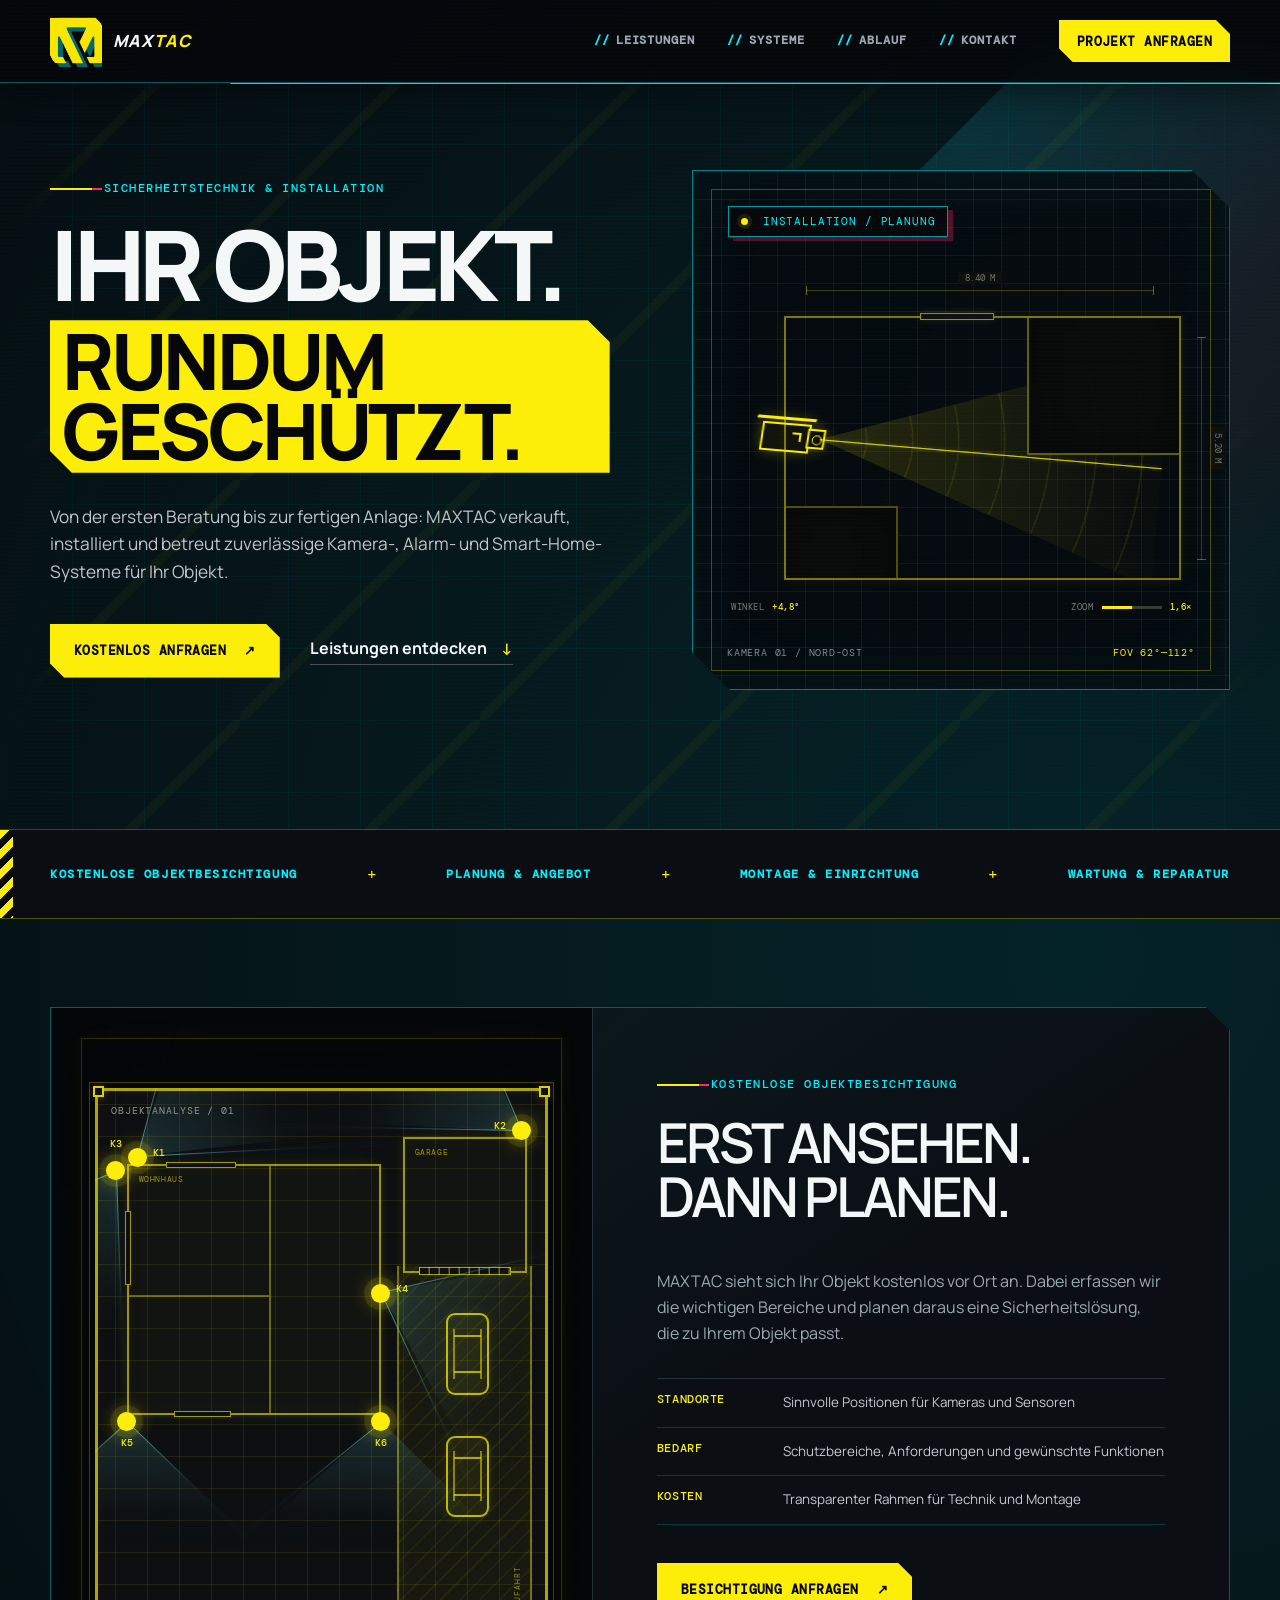
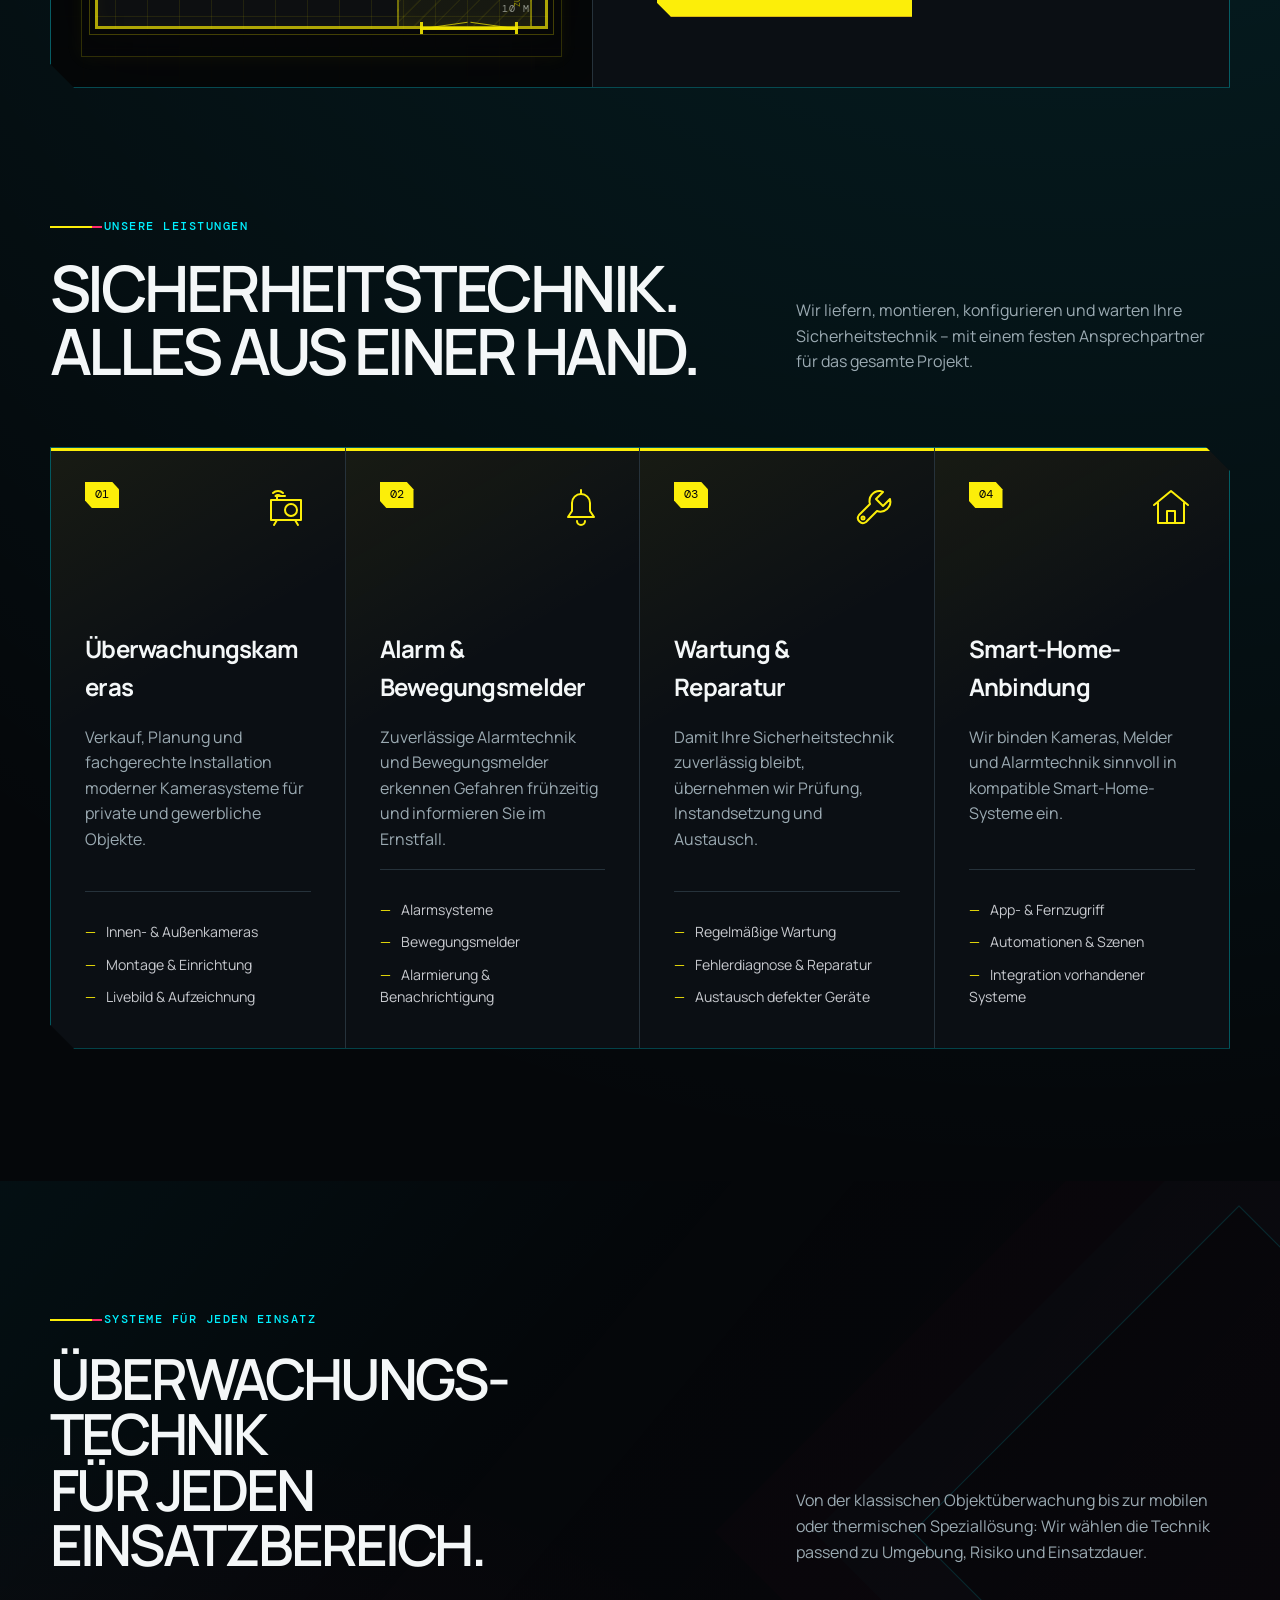
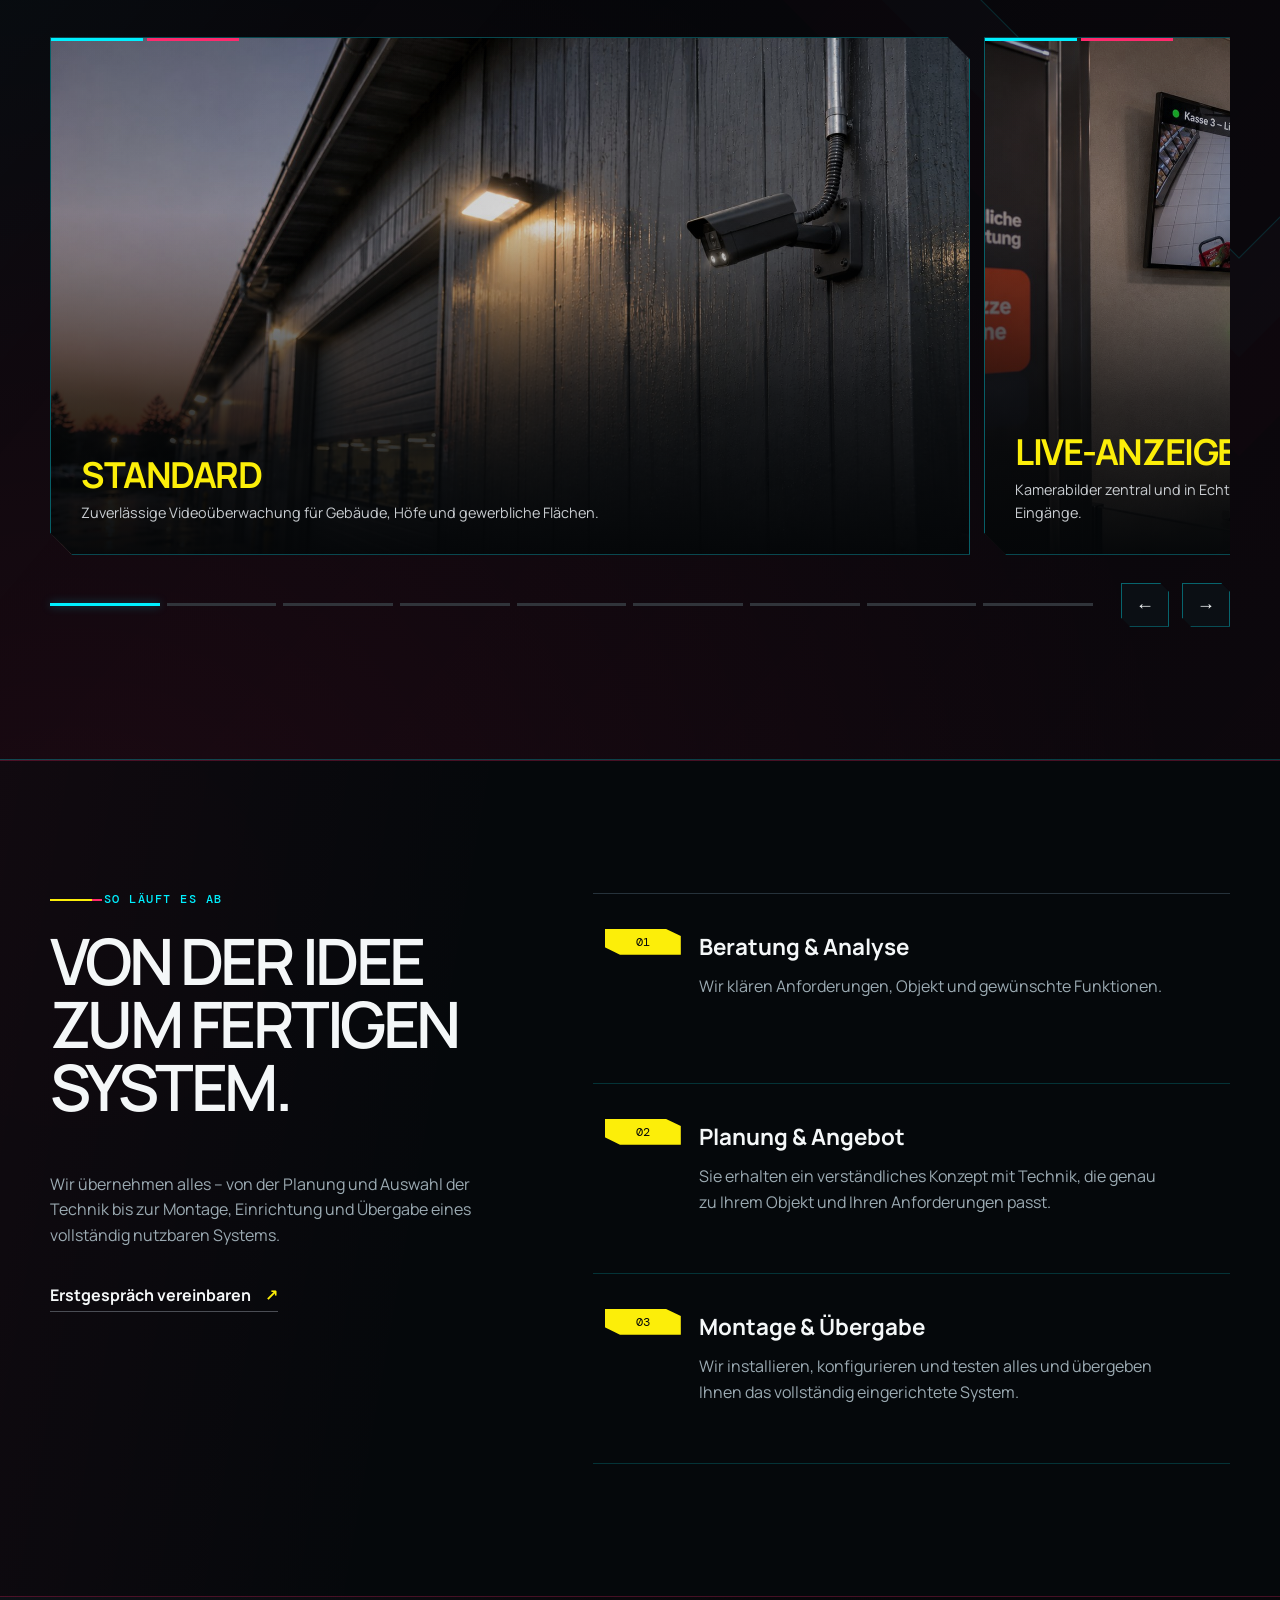
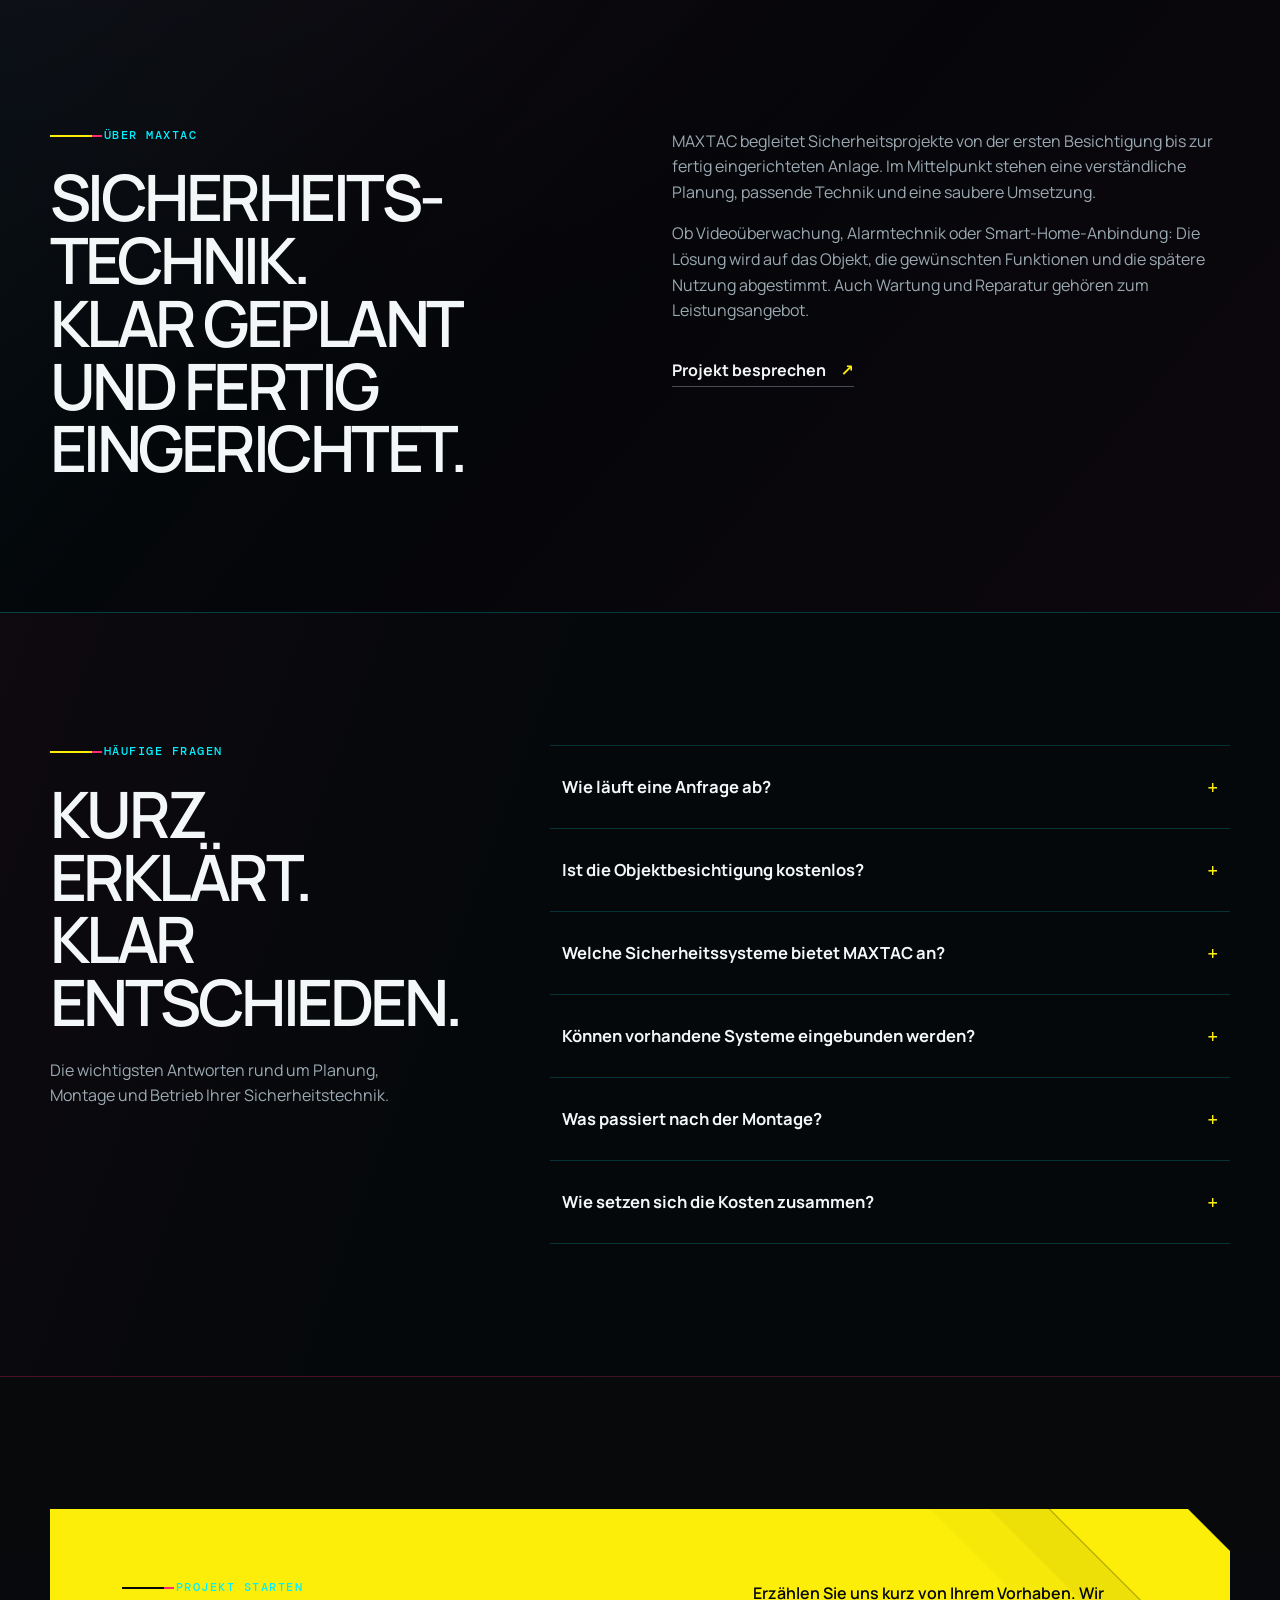
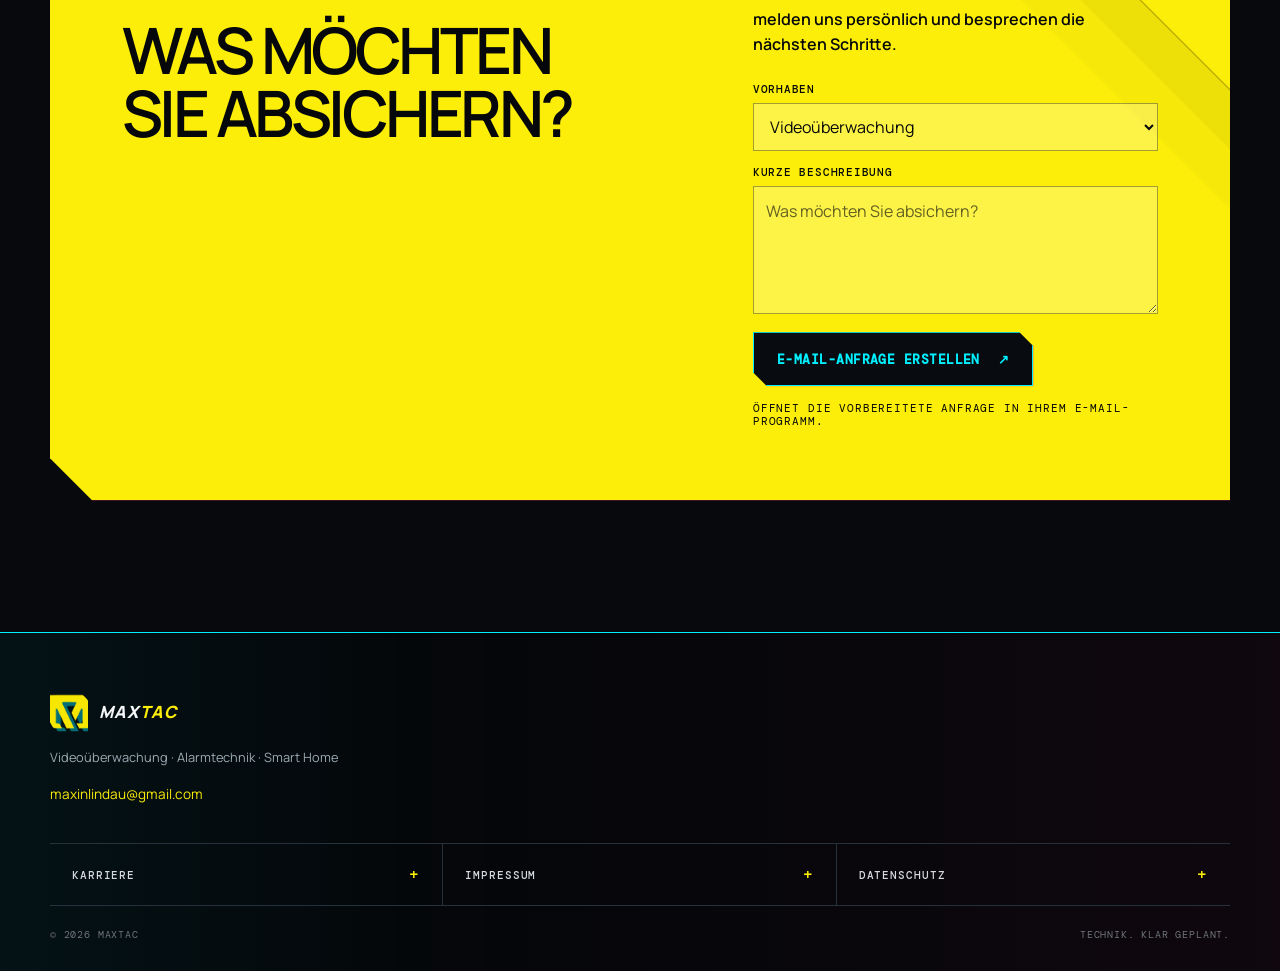
<file: index.html>
<!doctype html>
<html lang="de">
  <head>
    <meta charset="UTF-8" />
    <meta name="viewport" content="width=device-width, initial-scale=1" />
    <meta name="description" content="MAXTAC plant, installiert und betreut moderne Videoüberwachung und Sicherheitstechnik für Privat- und Gewerbekunden." />
    <meta name="theme-color" content="#05070a" />
    <title>MAXTAC | Ihr Objekt. Rundum geschützt.</title>
    <link rel="icon" href="assets/maxtac-m-logo-window.png?v=3" type="image/png" />
    <link rel="stylesheet" href="styles.css?v=25" />
    <script src="script.js?v=12" defer></script>
  </head>
  <body class="cyber-test">
    <a class="skip-link" href="#main">Zum Inhalt springen</a>

    <header class="site-header" id="top">
      <div class="shell header-inner">
        <a class="brand" href="#top" aria-label="MAXTAC Startseite">
          <span class="brand-logo" aria-hidden="true"><img src="assets/maxtac-m-logo.png?v=3" alt="" width="500" height="500" /></span>
          <span>MAX<span>TAC</span></span>
        </a>

        <button class="menu-toggle" type="button" aria-expanded="false" aria-controls="main-nav">
          <span></span><span></span>
          <span class="sr-only">Menü öffnen</span>
        </button>

        <nav class="main-nav" id="main-nav" aria-label="Hauptnavigation">
          <a href="#leistungen">Leistungen</a>
          <a href="#systeme">Systeme</a>
          <a href="#ablauf">Ablauf</a>
          <a href="#kontakt">Kontakt</a>
          <a class="mobile-nav-cta" href="#kontakt">Projekt anfragen</a>
        </nav>

        <a class="button button-small header-cta" href="#kontakt">Projekt anfragen</a>
      </div>
    </header>

    <main id="main">
      <section class="hero">
        <div class="shell hero-layout">
          <div class="hero-copy">
            <p class="eyebrow"><span></span>Sicherheitstechnik & Installation</p>
            <h1>Ihr Objekt.<br /><em>Rundum geschützt.</em></h1>
            <p class="hero-text">
              Von der ersten Beratung bis zur fertigen Anlage: MAXTAC verkauft, installiert und betreut zuverlässige Kamera-, Alarm- und Smart-Home-Systeme für Ihr Objekt.
            </p>
            <div class="hero-actions">
              <a class="button" href="#kontakt">Kostenlos anfragen <span aria-hidden="true">↗</span></a>
              <a class="text-link" href="#leistungen">Leistungen entdecken <span aria-hidden="true">↓</span></a>
            </div>
          </div>

          <div class="hero-visual" role="img" aria-label="Animierte Bauplanansicht zur Planung von Kamerawinkel und Sichtfeld">
            <div class="status-chip"><i></i> Installation / Planung</div>
            <div class="blueprint-stage">
              <div class="plan-room">
                <div class="plan-window"></div>
                <div class="room-fov">
                  <div class="camera-axis">
                    <div class="fov-cone"></div>
                    <i class="fov-boundary fov-top"></i>
                    <i class="fov-boundary fov-bottom"></i>
                    <div class="sight-line"></div>
                  </div>
                </div>
              </div>

              <div class="planned-camera">
                <div class="camera-axis">
                  <div class="camera-symbol">
                    <span class="camera-body-plan"></span>
                    <span class="camera-lens-plan"></span>
                  </div>
                </div>
              </div>

              <div class="angle-gauge"><span>WINKEL</span><b id="angle-value">−7,0°</b></div>
              <div class="zoom-gauge"><span>ZOOM</span><i></i><b id="zoom-value">2,5×</b></div>
              <div class="measure-line"><span>8.40 M</span></div>
              <div class="measure-line-vertical"><span>5.20 M</span></div>
            </div>
            <div class="visual-meta">
              <span>KAMERA 01 / NORD-OST</span>
              <span>FOV 62°—112°</span>
            </div>
          </div>
        </div>
      </section>

      <section class="trust-strip" aria-label="Leistungsversprechen">
        <div class="shell trust-inner">
          <p><span class="benefit-full">Kostenlose Objektbesichtigung</span><span class="benefit-short">Besichtigung</span></p><i aria-hidden="true">+</i>
          <p><span class="benefit-full">Planung &amp; Angebot</span><span class="benefit-short">Planung</span></p><i aria-hidden="true">+</i>
          <p><span class="benefit-full">Montage &amp; Einrichtung</span><span class="benefit-short">Einrichtung</span></p><i aria-hidden="true">+</i>
          <p><span class="benefit-full">Wartung &amp; Reparatur</span><span class="benefit-short">Wartung</span></p>
        </div>
      </section>

      <section class="site-survey" aria-labelledby="survey-title">
        <div class="shell survey-panel">
          <div class="survey-plan" aria-hidden="true">
            <span class="plan-label">OBJEKTANALYSE / 01</span>
            <div class="property-fence"><span class="fence-gate"></span></div>
            <div class="property-driveway"></div>

            <div class="blueprint-house">
              <span class="building-label">WOHNHAUS</span>
              <i class="house-wall wall-vertical"></i>
              <i class="house-wall wall-horizontal"></i>
              <b class="blueprint-window window-top"></b>
              <b class="blueprint-window window-left"></b>
              <b class="blueprint-window window-bottom"></b>
            </div>

            <div class="blueprint-garage">
              <span class="building-label">GARAGE</span>
              <i class="garage-door"></i>
            </div>

            <div class="blueprint-car car-one"><span></span></div>
            <div class="blueprint-car car-two"><span></span></div>
            <div class="survey-fov survey-fov-a"><span></span><span></span></div>
            <div class="survey-fov survey-fov-b"><span></span><span></span></div>
            <div class="survey-fov survey-fov-c"><span></span><span></span></div>
            <div class="survey-fov survey-fov-d"><span></span><span></span></div>
            <div class="survey-fov survey-fov-e"><span></span><span></span></div>
            <div class="survey-fov survey-fov-f"><span></span><span></span></div>

            <i class="plan-pin pin-a"><b>K1</b></i>
            <i class="plan-pin pin-b"><b>K2</b></i>
            <i class="plan-pin pin-c"><b>K3</b></i>
            <i class="plan-pin pin-d"><b>K4</b></i>
            <i class="plan-pin pin-e"><b>K5</b></i>
            <i class="plan-pin pin-f"><b>K6</b></i>
            <span class="plan-scale">10 M</span>
          </div>

          <div class="survey-copy">
            <p class="eyebrow"><span></span>Kostenlose Objektbesichtigung</p>
            <h2 id="survey-title">Erst ansehen.<br />Dann planen.</h2>
            <p>
              MAXTAC sieht sich Ihr Objekt kostenlos vor Ort an. Dabei erfassen wir die wichtigen Bereiche und planen daraus eine Sicherheitslösung, die zu Ihrem Objekt passt.
            </p>
            <ul>
              <li><strong>Standorte</strong><span>Sinnvolle Positionen für Kameras und Sensoren</span></li>
              <li><strong>Bedarf</strong><span>Schutzbereiche, Anforderungen und gewünschte Funktionen</span></li>
              <li><strong>Kosten</strong><span>Transparenter Rahmen für Technik und Montage</span></li>
            </ul>
            <a class="button" href="#kontakt">Besichtigung anfragen <span aria-hidden="true">↗</span></a>
          </div>
        </div>
      </section>

      <section class="section services" id="leistungen">
        <div class="shell">
          <div class="section-heading">
            <div>
              <p class="eyebrow"><span></span>Unsere Leistungen</p>
              <h2>Sicherheitstechnik.<br />Alles aus einer Hand.</h2>
            </div>
            <p>Wir liefern, montieren, konfigurieren und warten Ihre Sicherheitstechnik – mit einem festen Ansprechpartner für das gesamte Projekt.</p>
          </div>

          <div class="service-grid">
            <article class="service-card service-card-featured">
              <div class="card-top"><span>01</span><svg class="service-icon" viewBox="0 0 48 48" aria-hidden="true"><path d="M8 18h30v20H8z"/><circle cx="28" cy="28" r="6"/><path d="M14 18v-4h8M10 11a7 7 0 0 1 10 0M12.5 14a3.5 3.5 0 0 1 5 0M14 38l-3 5M32 38l3 5"/></svg></div>
              <h3>Überwachungskameras</h3>
              <p>Verkauf, Planung und fachgerechte Installation moderner Kamerasysteme für private und gewerbliche Objekte.</p>
              <ul>
                <li>Innen- &amp; Außenkameras</li>
                <li>Montage &amp; Einrichtung</li>
                <li>Livebild &amp; Aufzeichnung</li>
              </ul>
            </article>

            <article class="service-card">
              <div class="card-top"><span>02</span><svg class="service-icon" viewBox="0 0 48 48" aria-hidden="true"><path d="M11 35h26l-4-6v-8a9 9 0 0 0-18 0v8z"/><path d="M20 39a4 4 0 0 0 8 0M24 8v4"/></svg></div>
              <h3>Alarm &amp; Bewegungsmelder</h3>
              <p>Zuverlässige Alarmtechnik und Bewegungsmelder erkennen Gefahren frühzeitig und informieren Sie im Ernstfall.</p>
              <ul>
                <li>Alarmsysteme</li>
                <li>Bewegungsmelder</li>
                <li>Alarmierung &amp; Benachrichtigung</li>
              </ul>
            </article>

            <article class="service-card">
              <div class="card-top"><span>03</span><svg class="service-icon" viewBox="0 0 48 48" aria-hidden="true"><path d="M28 9a10 10 0 0 0-10 13L7 33a5 5 0 0 0 7 7l11-11A10 10 0 0 0 38 17l-7 7-7-7 7-7a10 10 0 0 0-3-1z"/><circle cx="11" cy="36" r="1.5"/></svg></div>
              <h3>Wartung &amp; Reparatur</h3>
              <p>Damit Ihre Sicherheitstechnik zuverlässig bleibt, übernehmen wir Prüfung, Instandsetzung und Austausch.</p>
              <ul>
                <li>Regelmäßige Wartung</li>
                <li>Fehlerdiagnose &amp; Reparatur</li>
                <li>Austausch defekter Geräte</li>
              </ul>
            </article>

            <article class="service-card">
              <div class="card-top"><span>04</span><svg class="service-icon" viewBox="0 0 48 48" aria-hidden="true"><path d="M7 23 24 9l17 14"/><path d="M11 21v20h26V21M20 41V29h8v12"/></svg></div>
              <h3>Smart-Home-Anbindung</h3>
              <p>Wir binden Kameras, Melder und Alarmtechnik sinnvoll in kompatible Smart-Home-Systeme ein.</p>
              <ul>
                <li>App- &amp; Fernzugriff</li>
                <li>Automationen &amp; Szenen</li>
                <li>Integration vorhandener Systeme</li>
              </ul>
            </article>
          </div>
        </div>
      </section>

      <section class="section solution-showcase" id="systeme" aria-labelledby="systems-title">
        <div class="shell">
          <div class="section-heading solution-heading">
            <div>
              <p class="eyebrow"><span></span>Systeme für jeden Einsatz</p>
              <h2 id="systems-title">Überwachungs&shy;technik<br />für jeden Einsatzbereich.</h2>
            </div>
            <p>Von der klassischen Objektüberwachung bis zur mobilen oder thermischen Speziallösung: Wir wählen die Technik passend zu Umgebung, Risiko und Einsatzdauer.</p>
          </div>

          <div class="solution-slider" data-solution-slider role="region" aria-label="Verfügbare Sicherheitssysteme">
            <div class="solution-track" data-slider-track tabindex="0">
              <article class="solution-card" role="group" aria-roledescription="Folie" aria-label="1 von 9: Standard">
                <div class="solution-media">
                  <img src="assets/solutions/standard.jpg" alt="Überwachungskamera an einem Industriegebäude in der Abenddämmerung" width="1674" height="942" loading="lazy" decoding="async" />
                </div>
                <div class="solution-copy">
                  <h3>Standard</h3>
                  <p>Zuverlässige Videoüberwachung für Gebäude, Höfe und gewerbliche Flächen.</p>
                </div>
              </article>

              <article class="solution-card" role="group" aria-roledescription="Folie" aria-label="2 von 9: Live-Anzeige">
                <div class="solution-media">
                  <img src="assets/solutions/live-anzeige.jpg" alt="Live-Monitor einer Sicherheitskamera an einer Selbstbedienungskasse" width="1674" height="940" loading="lazy" decoding="async" />
                </div>
                <div class="solution-copy">
                  <h3>Live-Anzeige</h3>
                  <p>Kamerabilder zentral und in Echtzeit im Blick – ideal für Verkaufsflächen und Eingänge.</p>
                </div>
              </article>

              <article class="solution-card" role="group" aria-roledescription="Folie" aria-label="3 von 9: Bewegungsmelder">
                <div class="solution-media">
                  <img src="assets/solutions/bewegungsmelder.jpg" alt="Garage mit roter Lichtschranke und Zugangskontrolle" width="1672" height="941" loading="lazy" decoding="async" />
                </div>
                <div class="solution-copy">
                  <h3>Bewegungs&shy;melder</h3>
                  <p>Bewegungen an Zufahrten und in Garagen früh erkennen und gezielt alarmieren.</p>
                </div>
              </article>

              <article class="solution-card" role="group" aria-roledescription="Folie" aria-label="4 von 9: Nachtsicht">
                <div class="solution-media">
                  <img src="assets/solutions/nachtsicht.jpg" alt="Infrarotkamera überwacht nachts einen Poolbereich" width="1674" height="942" loading="lazy" decoding="async" />
                </div>
                <div class="solution-copy">
                  <h3>Nachtsicht</h3>
                  <p>Klare Überwachung bei Dunkelheit mit Infrarot- und Low-Light-Technik.</p>
                </div>
              </article>

              <article class="solution-card" role="group" aria-roledescription="Folie" aria-label="5 von 9: Thermal">
                <div class="solution-media">
                  <img src="assets/solutions/thermal.jpg" alt="Thermalkamera in einem Serverraum mit eingeblendeter Wärmebildansicht" width="1674" height="942" loading="lazy" decoding="async" />
                </div>
                <div class="solution-copy">
                  <h3>Thermal</h3>
                  <p>Wärmebilder für sensible Bereiche und zuverlässige Erkennung unabhängig vom Licht.</p>
                </div>
              </article>

              <article class="solution-card" role="group" aria-roledescription="Folie" aria-label="6 von 9: GPS-Tracking">
                <div class="solution-media">
                  <img src="assets/solutions/gps-tracking.jpg" alt="Logistikleitstand mit GPS-Karte und Fuhrparkübersicht" width="1672" height="941" loading="lazy" decoding="async" />
                </div>
                <div class="solution-copy">
                  <h3>GPS-Tracking</h3>
                  <p>Fahrzeuge und mobile Technik zentral orten und ihre Standorte jederzeit im Blick behalten.</p>
                </div>
              </article>

              <article class="solution-card" role="group" aria-roledescription="Folie" aria-label="7 von 9: Mobile">
                <div class="solution-media">
                  <img src="assets/solutions/mobile.jpg" alt="Mobiler Überwachungsturm auf einer verschneiten Baustelle" width="1674" height="942" loading="lazy" decoding="async" />
                </div>
                <div class="solution-copy">
                  <h3>Mobile</h3>
                  <p>Flexible Überwachungstürme für Baustellen, Veranstaltungen und wechselnde Einsatzorte.</p>
                </div>
              </article>

              <article class="solution-card" role="group" aria-roledescription="Folie" aria-label="8 von 9: Solar">
                <div class="solution-media">
                  <img src="assets/solutions/spezial-solar.jpg" alt="Autarke Überwachungskamera mit Solarpanel im Abendlicht" width="1674" height="942" loading="lazy" decoding="async" />
                </div>
                <div class="solution-copy">
                  <h3>Solar</h3>
                  <p>Autarke Kamerasysteme für Standorte ohne feste Strom- oder Netzwerkanbindung.</p>
                </div>
              </article>

              <article class="solution-card" role="group" aria-roledescription="Folie" aria-label="9 von 9: Spezial">
                <div class="solution-media">
                  <img src="assets/solutions/spezial-drohne.jpg" alt="Drohnenstation mit Überwachungstechnik über einem verschneiten See" width="1674" height="942" loading="lazy" decoding="async" />
                </div>
                <div class="solution-copy">
                  <h3>Spezial</h3>
                  <p>Drohnenstationen und individuelle Technik für besondere Anforderungen.</p>
                </div>
              </article>
            </div>

            <div class="solution-controls">
              <div class="solution-progress" data-slider-progress aria-hidden="true">
                <i class="active"></i><i></i><i></i><i></i><i></i><i></i><i></i><i></i><i></i>
              </div>
              <div class="solution-actions">
                <span class="solution-swipe-hint" aria-hidden="true">Wischen →</span>
                <button class="solution-arrow" type="button" data-slider-prev aria-label="Vorheriges System">←</button>
                <button class="solution-arrow" type="button" data-slider-next aria-label="Nächstes System">→</button>
              </div>
            </div>
          </div>
        </div>
      </section>

      <section class="section process" id="ablauf">
        <div class="shell process-layout">
          <div class="process-intro">
            <p class="eyebrow"><span></span>So läuft es ab</p>
            <h2>Von der Idee<br />zum fertigen System.</h2>
            <p>Wir übernehmen alles – von der Planung und Auswahl der Technik bis zur Montage, Einrichtung und Übergabe eines vollständig nutzbaren Systems.</p>
            <a class="text-link" href="#kontakt">Erstgespräch vereinbaren <span aria-hidden="true">↗</span></a>
          </div>

          <ol class="process-list">
            <li>
              <span>01</span>
              <div><h3>Beratung & Analyse</h3><p>Wir klären Anforderungen, Objekt und gewünschte Funktionen.</p></div>
            </li>
            <li>
              <span>02</span>
              <div><h3>Planung & Angebot</h3><p>Sie erhalten ein verständliches Konzept mit Technik, die genau zu Ihrem Objekt und Ihren Anforderungen passt.</p></div>
            </li>
            <li>
              <span>03</span>
              <div><h3>Montage & Übergabe</h3><p>Wir installieren, konfigurieren und testen alles und übergeben Ihnen das vollständig eingerichtete System.</p></div>
            </li>
          </ol>
        </div>
      </section>

      <section class="section about" id="ueber-maxtac" aria-labelledby="about-title">
        <div class="shell about-layout">
          <div>
            <p class="eyebrow"><span></span>Über MAXTAC</p>
            <h2 id="about-title">Sicherheits&shy;technik.<br />Klar geplant und fertig eingerichtet.</h2>
          </div>
          <div class="about-copy">
            <p>MAXTAC begleitet Sicherheitsprojekte von der ersten Besichtigung bis zur fertig eingerichteten Anlage. Im Mittelpunkt stehen eine verständliche Planung, passende Technik und eine saubere Umsetzung.</p>
            <p>Ob Videoüberwachung, Alarmtechnik oder Smart-Home-Anbindung: Die Lösung wird auf das Objekt, die gewünschten Funktionen und die spätere Nutzung abgestimmt. Auch Wartung und Reparatur gehören zum Leistungsangebot.</p>
            <a class="text-link" href="#kontakt">Projekt besprechen <span aria-hidden="true">↗</span></a>
          </div>
        </div>
      </section>

      <section class="section faq" id="faq" aria-labelledby="faq-title">
        <div class="shell faq-layout">
          <div class="faq-intro">
            <p class="eyebrow"><span></span>Häufige Fragen</p>
            <h2 id="faq-title">Kurz erklärt.<br />Klar entschieden.</h2>
            <p>Die wichtigsten Antworten rund um Planung, Montage und Betrieb Ihrer Sicherheitstechnik.</p>
          </div>
          <div class="faq-list">
            <details>
              <summary>Wie läuft eine Anfrage ab?<span aria-hidden="true">+</span></summary>
              <p>Nach Ihrer Anfrage klären wir zunächst Ihr Vorhaben und die gewünschten Funktionen. Anschließend folgen Objektbesichtigung, Planung und ein verständliches Angebot. Nach der Abstimmung wird das System montiert, eingerichtet und getestet.</p>
            </details>
            <details>
              <summary>Ist die Objektbesichtigung kostenlos?<span aria-hidden="true">+</span></summary>
              <p>Ja. MAXTAC sieht sich Ihr Objekt kostenlos vor Ort an und erfasst die relevanten Bereiche. Der Termin wird individuell mit Ihnen abgestimmt.</p>
            </details>
            <details>
              <summary>Welche Sicherheitssysteme bietet MAXTAC an?<span aria-hidden="true">+</span></summary>
              <p>Zum Angebot gehören Videoüberwachung, Alarm- und Bewegungsmelder, Smart-Home-Anbindungen sowie Lösungen für besondere Einsatzbereiche. Welche Technik sinnvoll ist, wird passend zum Objekt geplant.</p>
            </details>
            <details>
              <summary>Können vorhandene Systeme eingebunden werden?<span aria-hidden="true">+</span></summary>
              <p>Das wird bei der Planung geprüft. Bestehende Systeme können eingebunden werden, wenn Schnittstellen und Komponenten miteinander kompatibel sind.</p>
            </details>
            <details>
              <summary>Was passiert nach der Montage?<span aria-hidden="true">+</span></summary>
              <p>Die Technik wird konfiguriert und getestet. Sie erhalten ein vollständig eingerichtetes System und eine Erklärung der wichtigsten Funktionen. Wartung und Reparatur können ebenfalls übernommen werden.</p>
            </details>
            <details>
              <summary>Wie setzen sich die Kosten zusammen?<span aria-hidden="true">+</span></summary>
              <p>Die Kosten richten sich unter anderem nach Objekt, Funktionsumfang, Anzahl der Komponenten und Montageaufwand. Nach der Besichtigung erhalten Sie ein nachvollziehbares Angebot.</p>
            </details>
          </div>
        </div>
      </section>

      <section class="section contact" id="kontakt">
        <div class="shell contact-panel">
          <div class="contact-copy">
            <p class="eyebrow eyebrow-dark"><span></span>Projekt starten</p>
            <h2>Was möchten<br />Sie absichern?</h2>
          </div>
          <div class="contact-action">
            <p>Erzählen Sie uns kurz von Ihrem Vorhaben. Wir melden uns persönlich und besprechen die nächsten Schritte.</p>
            <form class="contact-form" id="project-form">
              <label>
                <span>Vorhaben</span>
                <select name="projectType">
                  <option>Videoüberwachung</option>
                  <option>Alarm &amp; Bewegungsmelder</option>
                  <option>GPS-Tracking</option>
                  <option>Smart-Home-Anbindung</option>
                  <option>Wartung &amp; Reparatur</option>
                  <option>Sonstiges</option>
                </select>
              </label>
              <label>
                <span>Kurze Beschreibung</span>
                <textarea name="message" rows="4" placeholder="Was möchten Sie absichern?"></textarea>
              </label>
              <button class="button button-dark" type="submit">E-Mail-Anfrage erstellen <span aria-hidden="true">↗</span></button>
            </form>
            <small>Öffnet die vorbereitete Anfrage in Ihrem E-Mail-Programm.</small>
          </div>
        </div>
      </section>
    </main>

    <footer class="site-footer">
      <div class="shell footer-main">
        <div class="footer-brand">
          <a class="brand" href="#top" aria-label="MAXTAC Startseite"><span class="brand-logo brand-logo-footer" aria-hidden="true"><img src="assets/maxtac-m-logo.png?v=3" alt="" width="500" height="500" loading="lazy" decoding="async" /></span><span>MAX<span>TAC</span></span></a>
          <p>Videoüberwachung · Alarmtechnik · Smart Home</p>
          <a class="footer-mail" href="mailto:maxinlindau@gmail.com">maxinlindau@gmail.com</a>
        </div>

      </div>

      <div class="shell footer-details">
        <details class="footer-detail" id="karriere">
          <summary>Karriere <span aria-hidden="true">+</span></summary>
          <div>
            <p>Sie interessieren sich für Sicherheitstechnik, Installation oder technischen Service? Schicken Sie uns eine kurze Vorstellung und Ihren möglichen Einsatzbereich.</p>
            <a href="mailto:maxinlindau@gmail.com?subject=Karriere%20bei%20MAXTAC">Bewerbung per E-Mail ↗</a>
          </div>
        </details>

        <details class="footer-detail" id="impressum">
          <summary>Impressum <span aria-hidden="true">+</span></summary>
          <div>
            <p><strong>Angaben gemäß § 5 DDG</strong><br />MAXTAC Sicherheitstechnik<br />Einzelunternehmen<br />Inhaber: Maximilian Marschall<br />Dennenmoos 8b<br />88131 Lindau<br />Deutschland</p>
            <p>Kontakt: <a href="mailto:maxinlindau@gmail.com">maxinlindau@gmail.com</a></p>
            <p>Wirtschafts-Identifikationsnummer gemäß § 139c AO:<br />DE465942514-00001</p>
            <p>Zuständige Kammer:<br />Industrie- und Handelskammer Schwaben</p>
            <p>Steuerlicher Hinweis: Kleinunternehmer gemäß § 19 UStG.</p>
          </div>
        </details>

        <details class="footer-detail" id="datenschutz">
          <summary>Datenschutz <span aria-hidden="true">+</span></summary>
          <div class="privacy-content">
            <p><strong>Datenschutzerklärung</strong><br />Stand: 10. November 2026</p>

            <section>
              <h3>1. Verantwortlicher</h3>
              <p>Verantwortlicher im Sinne der Datenschutz-Grundverordnung (DSGVO) ist:</p>
              <p><strong>Maximilian Marschall</strong><br />Einzelunternehmen, handelnd unter MAXTAC Sicherheitstechnik<br />Dennenmoos 8b<br />88131 Lindau<br />Deutschland<br />E-Mail: <a href="mailto:maxinlindau@gmail.com">maxinlindau@gmail.com</a></p>
            </section>

            <section>
              <h3>2. Aufruf der Website und Server-Protokolle</h3>
              <p>Beim Aufruf einer Website übermittelt Ihr Browser technisch notwendige Daten an den Webserver. Dazu können insbesondere IP-Adresse, Datum und Uhrzeit des Zugriffs, aufgerufene Seite oder Datei, Referrer-URL, Browsertyp, Betriebssystem, übertragene Datenmenge und Zugriffsstatus gehören.</p>
              <p>Die Verarbeitung erfolgt zur sicheren, stabilen und fehlerfreien Bereitstellung der Website sowie zur Abwehr von Missbrauch. Rechtsgrundlage ist Art. 6 Abs. 1 lit. f DSGVO. Das berechtigte Interesse liegt im sicheren technischen Betrieb der Website.</p>
              <p>Die Website wird über <strong>GitHub Pages</strong> bereitgestellt. Anbieter sind GitHub, Inc., 88 Colin P. Kelly Jr. Street, San Francisco, CA 94107, USA, sowie für den europäischen Raum GitHub B.V., Prins Bernhardplein 200, 1097 JB Amsterdam, Niederlande. GitHub weist darauf hin, dass beim Besuch einer GitHub-Pages-Website die IP-Adresse der Besucher zu Sicherheitszwecken protokolliert und gespeichert wird.</p>
              <p>GitHub veröffentlicht für diese Protokolle keine feste allgemeine Löschfrist. Nach den Angaben von GitHub richtet sich die Speicherdauer nach dem Zweck der Datenerhebung sowie nach vertraglichen und gesetzlichen Pflichten. Weitere Informationen finden Sie in den <a href="https://docs.github.com/de/pages/getting-started-with-github-pages/what-is-github-pages#data-collection" target="_blank" rel="noopener noreferrer">Hinweisen zu GitHub Pages ↗</a> und der <a href="https://docs.github.com/de/site-policy/privacy-policies/github-general-privacy-statement" target="_blank" rel="noopener noreferrer">Datenschutzerklärung von GitHub ↗</a>.</p>
              <p>Die Domain ist bei <strong>Porkbun LLC</strong>, 11575 SW Pacific Hwy, PMB 40649, Tigard, OR 97223, USA, registriert; Porkbun stellt außerdem die DNS-Verwaltung bereit. Bei DNS-Anfragen können technisch erforderliche Verbindungsdaten durch die beteiligte DNS-Infrastruktur verarbeitet werden. Einzelheiten enthält die <a href="https://porkbun.com/legal/agreement/privacy_policy" target="_blank" rel="noopener noreferrer">Datenschutzerklärung von Porkbun ↗</a>.</p>
              <p>Da GitHub und Porkbun Unternehmen mit Sitz in den USA sind, kann eine Verarbeitung auch außerhalb der Europäischen Union beziehungsweise des Europäischen Wirtschaftsraums stattfinden. Die Anbieter informieren in ihren Datenschutzerklärungen über die jeweils eingesetzten Garantien für internationale Datenübermittlungen.</p>
            </section>

            <section>
              <h3>3. Kontaktaufnahme per E-Mail</h3>
              <p>Das Anfragefeld auf dieser Website versendet keine Daten automatisch. Nach dem Ausfüllen wird lediglich eine vorbereitete Nachricht im E-Mail-Programm Ihres Geräts geöffnet. Erst wenn Sie die E-Mail selbst absenden, werden Ihre Angaben übermittelt.</p>
              <p>Verarbeitet werden die von Ihnen übermittelten Kontaktdaten, der Inhalt Ihrer Nachricht sowie technisch anfallende E-Mail-Metadaten. Die Verarbeitung dient der Bearbeitung Ihrer Anfrage. Bei vorvertraglichen Anfragen ist Art. 6 Abs. 1 lit. b DSGVO die Rechtsgrundlage; bei allgemeinen Anfragen Art. 6 Abs. 1 lit. f DSGVO. Das berechtigte Interesse liegt in der Beantwortung geschäftlicher Anfragen.</p>
              <p>Anfragen werden gelöscht, sobald sie abschließend bearbeitet sind und keine gesetzlichen Aufbewahrungspflichten oder berechtigten Interessen, etwa zur Rechtsverteidigung, entgegenstehen.</p>
              <p>Das angegebene Postfach wird über Gmail bereitgestellt. Beim Versand einer Nachricht an diese Adresse werden Daten daher auch durch Google verarbeitet. Weitere Informationen finden Sie in der <a href="https://policies.google.com/privacy?hl=de" target="_blank" rel="noopener noreferrer">Datenschutzerklärung von Google ↗</a>.</p>
            </section>

            <section>
              <h3>4. Cookies, Tracking und externe Inhalte</h3>
              <p>Der von MAXTAC bereitgestellte Website-Code setzt keine Analyse-, Marketing- oder Trackingdienste ein und speichert selbst keine Cookies oder vergleichbaren Kennungen auf Ihrem Gerät. Es werden keine Karten, Videos, Social-Media-Plugins oder sonstigen externen Inhalte automatisch eingebunden. Die technisch notwendige Verarbeitung durch GitHub Pages ist unter Ziffer 2 beschrieben.</p>
              <p>Die verwendeten Schriftarten werden lokal von dieser Website bereitgestellt. Beim Seitenaufruf wird dafür keine Verbindung zu Google Fonts aufgebaut.</p>
            </section>

            <section>
              <h3>5. Empfänger und Auftragsverarbeitung</h3>
              <p>Personenbezogene Daten werden nur an Dienstleister weitergegeben, soweit dies für Hosting, E-Mail-Kommunikation, technischen Betrieb oder die Bearbeitung Ihrer Anfrage erforderlich ist. Soweit ein Dienstleister als Auftragsverarbeiter tätig wird, erfolgt die Verarbeitung auf Grundlage eines Vertrags nach Art. 28 DSGVO.</p>
              <p>Eine darüber hinausgehende Weitergabe erfolgt nur, wenn eine gesetzliche Verpflichtung besteht, sie zur Vertragserfüllung erforderlich ist oder Sie eingewilligt haben.</p>
            </section>

            <section>
              <h3>6. Ihre Rechte</h3>
              <p>Sie haben im Rahmen der gesetzlichen Voraussetzungen das Recht auf Auskunft, Berichtigung, Löschung, Einschränkung der Verarbeitung und Datenübertragbarkeit. Einer Verarbeitung auf Grundlage von Art. 6 Abs. 1 lit. f DSGVO können Sie aus Gründen widersprechen, die sich aus Ihrer besonderen Situation ergeben. Eine erteilte Einwilligung können Sie jederzeit mit Wirkung für die Zukunft widerrufen.</p>
              <p>Zur Ausübung Ihrer Rechte genügt eine Nachricht an <a href="mailto:maxinlindau@gmail.com">maxinlindau@gmail.com</a>. Außerdem haben Sie das Recht, sich bei einer Datenschutzaufsichtsbehörde zu beschweren, insbesondere an Ihrem Aufenthaltsort, Arbeitsplatz oder am Ort des mutmaßlichen Verstoßes.</p>
            </section>

            <section>
              <h3>7. Pflicht zur Bereitstellung und automatisierte Entscheidungen</h3>
              <p>Sie sind nicht verpflichtet, über die Website personenbezogene Daten bereitzustellen. Ohne die für eine Anfrage notwendigen Angaben kann diese jedoch möglicherweise nicht bearbeitet werden. Eine automatisierte Entscheidungsfindung einschließlich Profiling findet nicht statt.</p>
            </section>

            <section>
              <h3>8. Sicherheit und Aktualisierung</h3>
              <p>Es werden angemessene technische und organisatorische Maßnahmen eingesetzt, um personenbezogene Daten vor Verlust, Manipulation und unberechtigtem Zugriff zu schützen. Diese Datenschutzerklärung wird angepasst, wenn sich die Website, eingesetzte Dienste oder rechtliche Anforderungen ändern.</p>
            </section>
          </div>
        </details>
      </div>

      <div class="shell footer-bottom">
        <span>© <span id="year"></span> MAXTAC</span>
        <span>Technik. Klar geplant.</span>
      </div>
    </footer>
  </body>
</html>
</file>
<file: styles.css>
@font-face {
  font-family: 'Manrope';
  src: url('assets/fonts/manrope-latin.woff2') format('woff2');
  font-style: normal;
  font-weight: 400 800;
  font-display: swap;
}

@font-face {
  font-family: 'DM Mono';
  src: url('assets/fonts/dm-mono-400-latin.woff2') format('woff2');
  font-style: normal;
  font-weight: 400;
  font-display: swap;
}

@font-face {
  font-family: 'DM Mono';
  src: url('assets/fonts/dm-mono-500-latin.woff2') format('woff2');
  font-style: normal;
  font-weight: 500;
  font-display: swap;
}

:root {
  --yellow: #f3e600;
  --yellow-soft: #fff85a;
  --ink: #090a0c;
  --surface: #101216;
  --surface-2: #17191e;
  --line: #2a2d33;
  --text: #f5f4ef;
  --muted: #a7abb2;
  --shell: min(1180px, calc(100% - 40px));
}

* { box-sizing: border-box; }
html { scroll-behavior: smooth; scroll-padding-top: 100px; }
img, picture, svg, canvas, video { display: block; max-width: 100%; height: auto; }
body {
  margin: 0;
  background: var(--ink);
  color: var(--text);
  font-family: 'Manrope', system-ui, sans-serif;
  font-size: 16px;
  line-height: 1.6;
  -webkit-font-smoothing: antialiased;
}
body::before {
  content: '';
  position: fixed;
  inset: 0;
  z-index: 0;
  pointer-events: none;
  opacity: .55;
  background-image:
    linear-gradient(rgba(243, 230, 0, .055) 1px, transparent 1px),
    linear-gradient(90deg, rgba(243, 230, 0, .055) 1px, transparent 1px),
    linear-gradient(rgba(243, 230, 0, .08) 1px, transparent 1px),
    linear-gradient(90deg, rgba(243, 230, 0, .08) 1px, transparent 1px);
  background-size: 72px 72px, 72px 72px, 360px 360px, 360px 360px;
  filter: drop-shadow(0 0 3px rgba(243, 230, 0, .18));
  mask-image: linear-gradient(to right, transparent, black 8%, black 92%, transparent);
}
.site-header, main, .site-footer { position: relative; z-index: 1; }
a { color: inherit; }
button, a { -webkit-tap-highlight-color: transparent; }
:where(a, button, summary, select, textarea, input, [tabindex]):focus-visible { outline: 2px solid var(--cyan, var(--yellow)); outline-offset: 4px; }
.shell { width: var(--shell); margin-inline: auto; }
.sr-only { position: absolute; width: 1px; height: 1px; padding: 0; margin: -1px; overflow: hidden; clip: rect(0, 0, 0, 0); white-space: nowrap; border: 0; }
.skip-link { position: fixed; left: 16px; top: -80px; z-index: 100; background: var(--yellow); color: var(--ink); padding: 10px 16px; font-weight: 800; transition: top .2s; }
.skip-link:focus { top: 16px; }

.site-header {
  position: fixed; inset: 0 0 auto; z-index: 50;
  background: rgba(9, 10, 12, .82); border-bottom: 1px solid transparent;
  backdrop-filter: blur(14px); transition: border-color .25s, background .25s;
}
.site-header.scrolled { border-color: var(--line); background: rgba(9, 10, 12, .95); }
.header-inner { height: 82px; display: flex; align-items: center; gap: 42px; }
.brand { display: inline-flex; align-items: center; gap: 11px; text-decoration: none; font-size: 1.05rem; font-weight: 800; letter-spacing: .08em; }
.brand > span:last-child > span { color: var(--yellow); }
.brand-logo { position: relative; display: block; flex: 0 0 auto; width: 52px; height: 52px; overflow: hidden; border-radius: 3px; background: transparent; filter: drop-shadow(0 0 8px rgba(243,230,0,.22)); }
.brand-logo img { position: absolute; inset: 0; width: 100%; height: 100%; max-width: none; object-fit: cover; object-position: center; transform: scale(1.28); }
.brand-logo-footer { width: 38px; height: 38px; }
.brand-mark { width: 22px; height: 22px; background: var(--yellow); clip-path: polygon(0 0, 100% 0, 100% 32%, 38% 32%, 38% 100%, 0 100%); transform: rotate(-3deg); }
.main-nav { margin-left: auto; display: flex; gap: 32px; }
.main-nav a { color: var(--muted); text-decoration: none; font-size: .9rem; font-weight: 600; transition: color .2s; }
.main-nav a:hover, .main-nav a:focus-visible { color: var(--yellow); }
.menu-toggle { display: none; }
.mobile-nav-cta { display: none; }

.button { display: inline-flex; align-items: center; justify-content: center; gap: 18px; min-height: 54px; padding: 0 24px; background: var(--yellow); color: var(--ink); border: 1px solid var(--yellow); text-decoration: none; font-weight: 800; transition: transform .2s, background .2s, box-shadow .2s; }
.button:hover, .button:focus-visible { background: var(--yellow-soft); transform: translateY(-2px); box-shadow: 0 10px 30px rgba(243, 230, 0, .12); }
.button-small { min-height: 42px; padding-inline: 18px; font-size: .85rem; }
.button-dark { background: var(--ink); border-color: var(--ink); color: var(--text); }
.button-dark:hover, .button-dark:focus-visible { background: #202228; border-color: #202228; box-shadow: none; }
.text-link { display: inline-flex; align-items: center; gap: 14px; color: var(--text); text-decoration: none; font-weight: 700; border-bottom: 1px solid #4a4d54; padding-bottom: 3px; }
.text-link span { color: var(--yellow); }

.hero { min-height: 830px; padding: 170px 0 94px; position: relative; overflow: hidden; border-bottom: 1px solid var(--line); }
.hero::before { content: ''; position: absolute; width: 520px; height: 520px; right: -180px; top: 110px; border-radius: 50%; background: rgba(243, 230, 0, .07); filter: blur(80px); }
.hero-layout { position: relative; display: grid; grid-template-columns: 1.02fr .98fr; gap: 7%; align-items: center; }
.eyebrow { margin: 0 0 24px; display: flex; align-items: center; gap: 12px; color: var(--muted); font: 500 .72rem/1.2 'DM Mono', monospace; letter-spacing: .13em; text-transform: uppercase; }
.eyebrow > span { width: 28px; height: 2px; background: var(--yellow); }
h1, h2, h3, p { margin-top: 0; }
h1, h2 { letter-spacing: -.055em; line-height: .98; }
h1 { margin-bottom: 30px; font-size: clamp(3.8rem, 7.6vw, 7rem); font-weight: 500; }
h1 em { color: var(--yellow); font-style: normal; font-weight: 800; }
h2 { font-size: clamp(2.6rem, 5vw, 4.7rem); font-weight: 600; }
.hero-text { max-width: 650px; color: #c1c4ca; font-size: 1.08rem; }
.hero-actions { margin-top: 38px; display: flex; align-items: center; gap: 30px; }
.hero-points { margin: 54px 0 0; padding: 0; display: flex; flex-wrap: wrap; gap: 12px 24px; list-style: none; color: var(--muted); font: .7rem 'DM Mono', monospace; text-transform: uppercase; letter-spacing: .07em; }
.hero-points li::before { content: '✓'; color: var(--yellow); margin-right: 8px; }

.hero-visual { position: relative; min-height: 520px; border: 1px solid rgba(243,230,0,.2); background-color: rgba(12,14,15,.94); background-image: linear-gradient(rgba(243,230,0,.06) 1px, transparent 1px), linear-gradient(90deg, rgba(243,230,0,.06) 1px, transparent 1px); background-size: 28px 28px; overflow: hidden; box-shadow: inset 0 0 70px rgba(0,0,0,.6), 0 0 26px rgba(243,230,0,.04); }
.hero-visual::after { content: ''; position: absolute; inset: 18px; border: 1px solid rgba(243,230,0,.12); pointer-events: none; }
.status-chip { position: absolute; top: 35px; left: 35px; z-index: 6; padding: 8px 12px; color: #d4d7dc; background: rgba(8,9,10,.84); border: 1px solid #373a40; font: .66rem 'DM Mono', monospace; text-transform: uppercase; letter-spacing: .08em; }
.status-chip i { display: inline-block; width: 7px; height: 7px; margin-right: 7px; background: var(--yellow); border-radius: 50%; box-shadow: 0 0 0 4px rgba(243,230,0,.1); }
.blueprint-stage { position: absolute; inset: 0; overflow: hidden; }
.blueprint-stage::before { content: ''; position: absolute; inset: 0; background: repeating-linear-gradient(to bottom, transparent 0 5px, rgba(255,255,255,.013) 6px); }
.plan-room { position: absolute; z-index: 5; left: 17%; right: 9%; top: 28%; bottom: 21%; border: 2px solid rgba(243,230,0,.5); box-shadow: 0 0 12px rgba(243,230,0,.08); pointer-events: none; }
.plan-room::before { content: ''; position: absolute; z-index: 3; width: 38%; height: 52%; right: 0; top: 0; border-left: 2px solid rgba(243,230,0,.38); border-bottom: 2px solid rgba(243,230,0,.38); background: rgba(10,12,12,.97); box-shadow: inset 10px -10px 24px rgba(0,0,0,.2); }
.plan-room::after { content: ''; position: absolute; z-index: 3; width: 28%; height: 27%; left: 0; bottom: 0; border-right: 2px solid rgba(243,230,0,.3); border-top: 2px solid rgba(243,230,0,.3); background: rgba(10,12,12,.97); box-shadow: inset -10px 10px 24px rgba(0,0,0,.2); }
.plan-window { position: absolute; z-index: 4; width: 74px; height: 7px; left: 34%; top: -5px; border: 1px solid rgba(243,230,0,.6); background: #10120d; box-shadow: 0 0 7px rgba(243,230,0,.12); }
.room-fov { position: absolute; z-index: 1; inset: 0; overflow: hidden; }
.room-fov .camera-axis { position: absolute; left: -6.5%; top: 45%; }
.planned-camera { position: absolute; left: 12%; top: 51%; z-index: 4; }
.camera-axis { position: relative; width: 360px; height: 2px; transform-origin: 8px 50%; transform: rotate(var(--camera-angle, -7deg)); }
.camera-symbol { position: absolute; z-index: 5; left: -2px; top: -21px; width: 70px; height: 42px; filter: drop-shadow(0 0 7px rgba(243,230,0,.28)); }
.camera-body-plan { position: absolute; left: 6px; top: 7px; width: 49px; height: 29px; border: 2px solid var(--yellow); background: #11130d; transform: skewX(-4deg); }
.camera-body-plan::before { content: ''; position: absolute; width: 59px; left: -8px; top: -8px; border-top: 3px solid var(--yellow); transform: skewX(-18deg); }
.camera-body-plan::after { content: ''; position: absolute; width: 7px; height: 7px; right: 7px; top: 7px; border-right: 2px solid var(--yellow); border-top: 2px solid var(--yellow); }
.camera-lens-plan { position: absolute; z-index: 2; width: 18px; height: 20px; right: 0; top: 11px; border: 2px solid var(--yellow); background: #0d0f0d; transform: skewX(-5deg); }
.camera-lens-plan::after { content: ''; position: absolute; width: 8px; height: 8px; left: 3px; top: 4px; border: 1px solid var(--yellow); border-radius: 50%; }
.fov-cone { position: absolute; z-index: 1; left: 62px; top: -105px; width: 300px; height: 210px; transform-origin: left center; clip-path: polygon(0 50%, 100% 0, 100% 100%); background: repeating-radial-gradient(circle at left center, rgba(243,230,0,.1) 0 1px, transparent 2px 46px), linear-gradient(90deg, rgba(243,230,0,.13), rgba(243,230,0,.015)); filter: drop-shadow(0 0 8px rgba(243,230,0,.14)); animation: fov-zoom 4.5s ease-in-out infinite; }
.fov-boundary { position: absolute; z-index: 2; left: 62px; top: 0; width: 300px; border-top: 1px solid rgba(243,230,0,.52); transform-origin: left center; box-shadow: 0 0 5px rgba(243,230,0,.22); }
.fov-top { animation: fov-top 4.5s ease-in-out infinite; }.fov-bottom { animation: fov-bottom 4.5s ease-in-out infinite; }
.sight-line { position: absolute; z-index: 3; left: 62px; top: 0; width: 300px; border-top: 1px solid rgba(243,230,0,.4); }
.angle-gauge, .zoom-gauge { position: absolute; z-index: 5; display: flex; align-items: center; gap: 8px; color: #777b73; font: .57rem 'DM Mono', monospace; letter-spacing: .06em; }
.angle-gauge { left: 38px; bottom: 76px; }.zoom-gauge { right: 37px; bottom: 76px; }
.angle-gauge b, .zoom-gauge b { color: var(--yellow); font-weight: 500; }
.zoom-gauge i { position: relative; width: 60px; height: 3px; overflow: hidden; background: #383c37; }
.zoom-gauge i::after { content: ''; position: absolute; inset: 0; background: var(--yellow); box-shadow: 0 0 7px rgba(243,230,0,.25); transform: scaleX(var(--zoom-level, 1)); transform-origin: left; }
.measure-line { position: absolute; left: 21%; right: 14%; top: 23%; border-top: 1px solid rgba(243,230,0,.23); }
.measure-line::before, .measure-line::after { content: ''; position: absolute; width: 1px; height: 9px; top: -5px; background: rgba(243,230,0,.4); }.measure-line::after { right: 0; }
.measure-line span { position: absolute; left: 50%; top: -19px; transform: translateX(-50%); color: #6f746a; background: #0e100f; padding: 0 7px; font: .54rem 'DM Mono', monospace; }
.measure-line-vertical { position: absolute; right: 5%; top: 32%; bottom: 25%; border-left: 1px solid rgba(243,230,0,.23); }
.measure-line-vertical::before, .measure-line-vertical::after { content: ''; position: absolute; width: 9px; height: 1px; left: -5px; background: rgba(243,230,0,.4); }.measure-line-vertical::after { bottom: 0; }
.measure-line-vertical span { position: absolute; left: 8px; top: 50%; transform: translateY(-50%); color: #6f746a; background: #0e100f; padding: 6px 2px; writing-mode: vertical-rl; font: .54rem 'DM Mono', monospace; }
.visual-meta { position: absolute; inset: auto 34px 30px; display: flex; justify-content: space-between; color: #858991; font: .62rem 'DM Mono', monospace; letter-spacing: .08em; }
.visual-meta span:last-child { color: var(--yellow); }

@keyframes fov-zoom { 0%, 100% { transform: scaleY(.58); opacity: .62; } 50% { transform: scaleY(1); opacity: 1; } }
@keyframes fov-top { 0%, 100% { transform: rotate(-17deg); } 50% { transform: rotate(-32deg); } }
@keyframes fov-bottom { 0%, 100% { transform: rotate(17deg); } 50% { transform: rotate(32deg); } }

.trust-strip { border-bottom: 1px solid var(--line); background: rgba(13,15,18,.93); }
.trust-inner { min-height: 88px; display: flex; justify-content: space-between; align-items: center; gap: 18px; }
.trust-inner p { margin: 0; font-size: .74rem; font-weight: 700; letter-spacing: .13em; text-transform: uppercase; }
.trust-inner i { color: var(--yellow); font: 1rem 'DM Mono', monospace; font-style: normal; }
.benefit-short { display: none; }

.site-survey { padding: 88px 0 0; }
.survey-panel { display: grid; grid-template-columns: .92fr 1.08fr; min-height: 600px; border: 1px solid var(--line); background: var(--surface); }
.survey-plan { position: relative; min-height: 600px; overflow: hidden; container-type: inline-size; background-color: #0d0f11; background-image: linear-gradient(rgba(243,230,0,.09) 1px, transparent 1px), linear-gradient(90deg, rgba(243,230,0,.09) 1px, transparent 1px); background-size: 32px 32px; border-right: 1px solid var(--line); box-shadow: inset 0 0 90px rgba(243,230,0,.025); }
.survey-plan::after { content: ''; position: absolute; z-index: 8; inset: 30px; border: 1px solid rgba(243,230,0,.18); box-shadow: 0 0 18px rgba(243,230,0,.05); pointer-events: none; }
.plan-label, .plan-scale { position: absolute; z-index: 3; color: #92968c; font: .62rem 'DM Mono', monospace; letter-spacing: .09em; }
.plan-label { z-index: 7; top: 96px; left: 60px; }.plan-scale { z-index: 7; right: 62px; bottom: 72px; }
.property-fence { position: absolute; z-index: 6; inset: 80px 44px 58px; border: 3px solid rgba(243,230,0,.7); outline: 1px solid rgba(243,230,0,.26); outline-offset: 5px; background: transparent; box-shadow: 0 0 0 100vmax rgba(5,6,7,.97), 0 0 24px rgba(243,230,0,.1), inset 0 0 18px rgba(243,230,0,.04); pointer-events: none; }
.property-fence::before, .property-fence::after { content: ''; position: absolute; width: 7px; height: 7px; border: 2px solid rgba(243,230,0,.9); background: #0d0f11; box-shadow: 0 0 8px rgba(243,230,0,.2); }
.property-fence::before { left: -5px; top: -5px; }.property-fence::after { right: -5px; top: -5px; }
.fence-gate { position: absolute; width: 22%; height: 12px; right: 6%; bottom: -8px; border-inline: 3px solid rgba(243,230,0,.9); background: linear-gradient(to bottom, transparent 5px, rgba(243,230,0,.95) 5px 8px, transparent 8px); }
.fence-gate::before, .fence-gate::after { content: ''; position: absolute; width: 49%; border-top: 1px solid rgba(243,230,0,.72); top: 6px; transform-origin: left; }.fence-gate::before { left: 0; transform: rotate(-8deg); }.fence-gate::after { right: 0; transform: rotate(8deg); transform-origin: right; }
.property-driveway { position: absolute; z-index: 2; width: 25%; right: 11%; top: 38%; bottom: 9%; border-inline: 2px solid rgba(243,230,0,.42); background: repeating-linear-gradient(135deg, rgba(243,230,0,.015) 0 12px, rgba(243,230,0,.09) 13px 14px), rgba(243,230,0,.025); box-shadow: inset 0 0 24px rgba(243,230,0,.035); }
.property-driveway::after { content: 'ZUFAHRT'; position: absolute; right: 8px; bottom: 18px; color: rgba(243,230,0,.56); font: .48rem 'DM Mono', monospace; letter-spacing: .12em; writing-mode: vertical-rl; transform: rotate(180deg); }
.blueprint-house, .blueprint-garage { position: absolute; z-index: 2; border: 2px solid rgba(243,230,0,.62); background: rgba(243,230,0,.018); box-shadow: 0 0 12px rgba(243,230,0,.1), inset 0 0 18px rgba(243,230,0,.025); }
.blueprint-house { width: 47%; height: 37%; left: 14%; top: 23%; }
.blueprint-garage { width: 23%; height: 20%; right: 12%; top: 19%; }
.building-label { position: absolute; left: 10px; top: 8px; color: rgba(243,230,0,.62); font: .52rem 'DM Mono', monospace; letter-spacing: .07em; }
.house-wall { position: absolute; background: rgba(243,230,0,.4); }
.wall-vertical { width: 2px; top: 0; bottom: 0; left: 56%; }.wall-horizontal { height: 2px; left: 0; right: 44%; top: 52%; }
.blueprint-window { position: absolute; display: block; background: #0d0f11; border: 1px solid rgba(243,230,0,.65); }
.window-top { width: 28%; height: 6px; left: 15%; top: -4px; }.window-left { width: 6px; height: 30%; left: -4px; top: 18%; }.window-bottom { width: 23%; height: 6px; left: 18%; bottom: -4px; }
.garage-door { position: absolute; left: 12%; right: 12%; bottom: -4px; height: 8px; background: #0d0f11; border: 1px solid rgba(243,230,0,.68); background-image: repeating-linear-gradient(90deg, transparent 0 8px, rgba(243,230,0,.45) 9px 10px); }
.blueprint-car { position: absolute; z-index: 4; width: 8%; height: 12%; min-width: 30px; border: 2px solid rgba(243,230,0,.76); border-radius: 9px; background: rgba(243,230,0,.055); box-shadow: 0 0 14px rgba(243,230,0,.1), inset 0 0 10px rgba(243,230,0,.04); }
.blueprint-car::before, .blueprint-car::after { content: ''; position: absolute; left: 16%; right: 16%; height: 2px; background: rgba(243,230,0,.68); }.blueprint-car::before { top: 25%; }.blueprint-car::after { bottom: 25%; }
.blueprint-car span { position: absolute; inset: 18% 12%; border-inline: 2px solid rgba(243,230,0,.5); }
.car-one { right: 19%; top: 45%; }.car-two { right: 19%; top: 63%; }
.survey-fov { --beam-width: 140px; --beam-depth: 120px; --fov-angle: 28deg; --camera-direction: 0deg; position: absolute; z-index: 3; left: var(--camera-x); top: calc(var(--camera-y) - 1px); width: var(--beam-width); height: 2px; transform: rotate(var(--camera-direction)); transform-origin: left center; }
.survey-fov::before { content: ''; position: absolute; width: 100%; height: var(--beam-depth); left: 0; top: calc(var(--beam-depth) / -2); clip-path: polygon(0 50%, 100% 0, 100% 100%); background: linear-gradient(90deg, rgba(103,203,211,.17) 0%, rgba(103,203,211,.09) 28%, rgba(103,203,211,.025) 54%, transparent 84%); -webkit-mask-image: linear-gradient(90deg, #000 0%, rgba(0,0,0,.82) 42%, transparent 86%); mask-image: linear-gradient(90deg, #000 0%, rgba(0,0,0,.82) 42%, transparent 86%); filter: drop-shadow(0 0 6px rgba(103,203,211,.1)); }
.survey-fov span { position: absolute; left: 0; top: 0; width: 100%; height: 1px; background: linear-gradient(90deg, rgba(103,203,211,.76) 0%, rgba(103,203,211,.38) 30%, rgba(103,203,211,.08) 58%, transparent 84%); transform-origin: left center; box-shadow: 0 0 5px rgba(103,203,211,.14); }
.survey-fov span:first-child { transform: rotate(calc(var(--fov-angle) * -1)); }.survey-fov span:last-child { transform: rotate(var(--fov-angle)); }
.survey-fov-a { --beam-width: 250px; --beam-depth: 320px; --fov-angle: 36deg; --camera-direction: -39deg; }
.survey-fov-b { --beam-width: 250px; --beam-depth: 300px; --fov-angle: 33deg; --camera-direction: -146deg; }
.survey-fov-c { --beam-width: 215px; --beam-depth: 300px; --fov-angle: 35deg; --camera-direction: 123deg; }
.survey-fov-d { --beam-width: 250px; --beam-depth: 360px; --fov-angle: 39deg; --camera-direction: 26deg; }
.survey-fov-e { --beam-width: 165px; --beam-depth: 350px; --fov-angle: 47deg; --camera-direction: 91deg; }
.survey-fov-f { --beam-width: 175px; --beam-depth: 370px; --fov-angle: 49deg; --camera-direction: 92deg; }
.survey-fov-f span:first-child { display: none; }
.plan-pin { position: absolute; z-index: 4; left: calc(var(--camera-x) - 9.5px); top: calc(var(--camera-y) - 9.5px); width: 19px; height: 19px; border-radius: 50%; background: var(--yellow); box-shadow: 0 0 0 7px rgba(243,230,0,.1), 0 0 20px rgba(243,230,0,.65); }
.plan-pin b { position: absolute; left: 25px; top: -2px; color: var(--yellow); font: 500 .65rem 'DM Mono', monospace; font-style: normal; }
.survey-fov-a, .pin-a { --camera-x: 16%; --camera-y: 22%; }
.survey-fov-b, .pin-b { --camera-x: 87%; --camera-y: 18%; }
.survey-fov-c, .pin-c { --camera-x: 12%; --camera-y: 24%; }
.survey-fov-d, .pin-d { --camera-x: 61%; --camera-y: 42%; }
.survey-fov-e, .pin-e { --camera-x: 14%; --camera-y: 61%; }
.survey-fov-f, .pin-f { --camera-x: 61%; --camera-y: 61%; }
.pin-b b { left: auto; right: 25px; }
.pin-c b { left: 50%; right: auto; top: -24px; transform: translateX(-50%); }
.pin-e b, .pin-f b { left: 50%; top: 24px; transform: translateX(-50%); }
.survey-copy { padding: 70px clamp(34px, 5vw, 76px); align-self: center; }
.survey-copy h2 { font-size: clamp(2.5rem, 4.3vw, 4rem); }
.survey-copy > p:not(.eyebrow) { max-width: 590px; color: var(--muted); }
.survey-copy ul { margin: 32px 0 38px; padding: 0; list-style: none; border-top: 1px solid var(--line); }
.survey-copy li { display: grid; grid-template-columns: 110px 1fr; gap: 16px; padding: 13px 0; border-bottom: 1px solid var(--line); font-size: .84rem; }
.survey-copy li strong { color: var(--yellow); font: 500 .72rem 'DM Mono', monospace; text-transform: uppercase; letter-spacing: .05em; }
.survey-copy li span { color: #c6c9ce; }

.section { padding: 132px 0; }
.section-heading { display: grid; grid-template-columns: 1.2fr .8fr; gap: 8%; align-items: end; margin-bottom: 64px; }
.section-heading h2 { margin-bottom: 0; }
.section-heading > p { color: var(--muted); max-width: 430px; margin-bottom: 8px; }
.solution-showcase { position: relative; overflow: hidden; border-bottom: 1px solid var(--line); }
.solution-showcase::before { content: ''; position: absolute; width: 460px; height: 460px; right: -190px; top: 120px; border: 1px solid rgba(243,230,0,.1); transform: rotate(45deg); box-shadow: 0 0 0 70px rgba(243,230,0,.012), 0 0 0 140px rgba(243,230,0,.008); pointer-events: none; }
.solution-heading { position: relative; z-index: 1; }
.solution-heading h2 { max-width: 100%; font-size: clamp(2.5rem, 4.5vw, 3.55rem); overflow-wrap: anywhere; }
.solution-slider { position: relative; z-index: 1; }
.solution-track { --solution-slide-width: min(82%, 920px); --solution-gap: 14px; display: flex; gap: var(--solution-gap); overflow-x: auto; overscroll-behavior-inline: contain; scroll-snap-type: inline mandatory; scrollbar-width: none; padding-bottom: 2px; touch-action: pan-y pinch-zoom; cursor: grab; -webkit-overflow-scrolling: touch; user-select: none; }
.solution-track::after { content: ''; flex: 0 0 max(0px, calc(100% - var(--solution-slide-width) - var(--solution-gap))); }
.solution-track::-webkit-scrollbar { display: none; }
.solution-track.is-dragging { scroll-snap-type: none; cursor: grabbing; }
.solution-track img { -webkit-user-drag: none; user-select: none; }
.solution-card { position: relative; flex: 0 0 var(--solution-slide-width); min-height: 0; aspect-ratio: 16 / 9; overflow: hidden; isolation: isolate; scroll-snap-align: start; border: 1px solid var(--line); background: var(--surface); box-shadow: inset 0 0 0 1px rgba(255,255,255,.015); }
.solution-media { position: absolute; inset: 0; z-index: -2; }
.solution-media img { width: 100%; height: 100%; object-fit: cover; object-position: center; filter: saturate(.82) contrast(1.03) brightness(.9); transition: transform .6s ease, filter .4s ease; }
.solution-card::after { content: ''; position: absolute; z-index: -1; inset: 0; background: linear-gradient(to top, rgba(4,6,8,.98) 0%, rgba(4,6,8,.7) 30%, rgba(4,6,8,.05) 66%), linear-gradient(120deg, rgba(4,6,8,.25), transparent 52%); }
.solution-card:hover .solution-media img { transform: scale(1.035); filter: saturate(.95) contrast(1.05) brightness(.95); }
.solution-copy { position: absolute; inset: auto 0 0; padding: 28px 30px 30px; }
.solution-copy > span { display: inline-flex; margin-bottom: 12px; padding: 5px 8px; color: var(--ink); background: var(--yellow); font: 500 .6rem 'DM Mono', monospace; letter-spacing: .1em; text-transform: uppercase; }
.solution-copy h3 { margin-bottom: 8px; color: var(--yellow); font-size: clamp(1.65rem, 2.8vw, 2.65rem); line-height: 1; letter-spacing: -.04em; }
.solution-copy p { max-width: 560px; margin-bottom: 0; color: #c9cdd1; font-size: .9rem; }
.solution-controls { display: grid; grid-template-columns: 1fr auto; gap: 28px; align-items: center; margin-top: 26px; }
.solution-progress { display: flex; gap: 7px; }
.solution-progress i { flex: 1; height: 3px; background: #30343a; transition: background .25s, box-shadow .25s; }
.solution-progress i.active { background: var(--yellow); box-shadow: 0 0 10px rgba(243,230,0,.25); }
.solution-actions { display: flex; align-items: center; gap: 13px; }
.solution-swipe-hint { display: none; color: var(--cyan, var(--yellow)); font: 500 .64rem 'DM Mono', monospace; letter-spacing: .06em; text-transform: uppercase; }
.solution-arrow { width: 48px; height: 44px; border: 1px solid var(--line); background: var(--surface); color: var(--text); font: 1.15rem 'DM Mono', monospace; cursor: pointer; transition: color .2s, border-color .2s, background .2s, transform .2s; }
.solution-arrow:hover, .solution-arrow:focus-visible { color: var(--ink); border-color: var(--yellow); background: var(--yellow); transform: translateY(-2px); }
.solution-counter { min-width: 62px; color: var(--muted); font: .68rem 'DM Mono', monospace; text-align: center; }
.solution-counter b { color: var(--yellow); font-size: .9rem; font-weight: 500; }
.service-grid { display: grid; grid-template-columns: repeat(4, minmax(0, 1fr)); border: 1px solid var(--line); }
.service-card { min-width: 0; min-height: 500px; padding: 34px; background: var(--surface); border-right: 1px solid var(--line); display: flex; flex-direction: column; transition: background .25s, transform .25s; }
.service-card:last-child { border-right: 0; }
.service-card:hover { background: var(--surface-2); transform: translateY(-5px); }
.service-card-featured { background: #15170d; }
.card-top { display: flex; align-items: flex-start; justify-content: space-between; color: #747880; font: .72rem 'DM Mono', monospace; }
.service-icon { width: 48px; height: 48px; color: var(--yellow); fill: none; stroke: currentColor; stroke-width: 2; stroke-linecap: round; stroke-linejoin: round; }
.service-card h3 { margin: 100px 0 18px; font-size: 1.5rem; letter-spacing: -.03em; overflow-wrap: anywhere; hyphens: auto; }
.service-card p { color: var(--muted); }
.service-card ul { margin: auto 0 0; padding: 24px 0 0; border-top: 1px solid var(--line); list-style: none; }
.service-card li { padding: 5px 0; color: #c7c9ce; font-size: .88rem; }
.service-card li::before { content: '—'; color: var(--yellow); margin-right: 10px; }

.process { background: rgba(13,15,18,.93); border-block: 1px solid var(--line); }
.process-layout { display: grid; grid-template-columns: .8fr 1.2fr; gap: 10%; }
.process-intro { position: sticky; top: 130px; align-self: start; }
.process-intro > p:not(.eyebrow) { max-width: 440px; color: var(--muted); }
.process-intro .text-link { margin-top: 18px; }
.process-list { margin: 0; padding: 0; list-style: none; border-top: 1px solid var(--line); }
.process-list li { display: grid; grid-template-columns: 76px 1fr; gap: 18px; min-height: 190px; padding: 35px 12px; border-bottom: 1px solid var(--line); }
.process-list > li > span { color: var(--yellow); font: .74rem 'DM Mono', monospace; }
.process-list h3 { margin-bottom: 10px; font-size: 1.4rem; }
.process-list p { color: var(--muted); max-width: 470px; margin-bottom: 0; }

.about { border-bottom: 1px solid var(--line); background: linear-gradient(135deg, rgba(243,230,0,.035), transparent 42%); }
.about-layout { display: grid; grid-template-columns: .95fr 1.05fr; gap: 10%; align-items: start; }
.about-layout > *, .faq-layout > * { min-width: 0; }
.about-layout h2 { margin-bottom: 0; }
.about-copy { max-width: 570px; }
.about-copy p { color: var(--muted); }
.about-copy .text-link { margin-top: 18px; }

.faq { background: rgba(9,10,12,.94); border-bottom: 1px solid var(--line); }
.faq-layout { display: grid; grid-template-columns: .72fr 1.28fr; gap: 10%; align-items: start; }
.faq-intro { position: sticky; top: 130px; }
.faq-intro h2 { margin-bottom: 24px; }
.faq-intro > p:not(.eyebrow) { max-width: 420px; color: var(--muted); }
.faq-list { border-top: 1px solid var(--line); }
.faq-list details { border-bottom: 1px solid var(--line); }
.faq-list summary { display: flex; align-items: center; justify-content: space-between; gap: 24px; min-height: 82px; padding: 22px 12px; color: var(--text); cursor: pointer; list-style: none; font-size: 1.04rem; font-weight: 700; }
.faq-list summary::-webkit-details-marker { display: none; }
.faq-list summary span { flex: 0 0 auto; color: var(--yellow); font: 1.2rem 'DM Mono', monospace; transition: transform .2s; }
.faq-list details[open] summary span { transform: rotate(45deg); }
.faq-list details > p { max-width: 650px; margin: -4px 12px 26px; color: var(--muted); }

.contact { background: rgba(9,10,12,.94); }
.contact-panel { display: grid; grid-template-columns: 1.15fr .85fr; gap: 8%; padding: 72px; background: var(--yellow); color: var(--ink); position: relative; overflow: hidden; }
.contact-panel::after { content: ''; position: absolute; width: 280px; height: 280px; right: -150px; top: -150px; border: 1px solid rgba(0,0,0,.24); border-radius: 50%; box-shadow: 0 0 0 42px rgba(0,0,0,.035), 0 0 0 84px rgba(0,0,0,.025); }
.eyebrow-dark { color: #3c3c32; }.eyebrow-dark > span { background: var(--ink); }
.contact-panel h2 { margin-bottom: 0; }
.contact-action { align-self: end; position: relative; z-index: 1; }
.contact-action p { max-width: 460px; font-weight: 600; }
.contact-action .button { margin-top: 20px; }
.contact-action small { display: block; margin-top: 16px; font: .66rem 'DM Mono', monospace; text-transform: uppercase; letter-spacing: .08em; }
.contact-form { display: grid; gap: 14px; margin-top: 24px; }
.contact-form label { display: grid; gap: 7px; }
.contact-form label > span { font: 500 .68rem 'DM Mono', monospace; letter-spacing: .07em; text-transform: uppercase; }
.contact-form select, .contact-form textarea { width: 100%; border: 1px solid rgba(5,7,10,.36); border-radius: 0; background: rgba(255,255,255,.25); color: var(--ink); font: inherit; }
.contact-form select { min-height: 48px; padding: 0 12px; }
.contact-form textarea { min-height: 108px; padding: 12px; resize: vertical; }
.contact-form textarea::placeholder { color: rgba(5,7,10,.62); }
.contact-form .button { justify-self: start; margin-top: 4px; }

.site-footer { padding: 60px 0 30px; border-top: 1px solid var(--line); }
.footer-main { display: grid; grid-template-columns: 1fr; align-items: start; padding-bottom: 38px; }
.footer-brand { display: grid; justify-items: start; gap: 16px; }
.footer-brand p { margin: 0; color: var(--muted); font-size: .8rem; }
.footer-mail { color: var(--yellow); text-decoration: none; font-size: .85rem; }
.footer-mail:hover, .footer-mail:focus-visible { text-decoration: underline; text-underline-offset: 4px; }
.footer-details { display: grid; grid-template-columns: repeat(3, 1fr); border-top: 1px solid var(--line); border-bottom: 1px solid var(--line); }
.footer-detail { min-width: 0; border-right: 1px solid var(--line); }
.footer-detail:last-child { border-right: 0; }
.footer-detail summary { display: flex; align-items: center; justify-content: space-between; gap: 18px; padding: 20px 22px; color: #d7dbe0; cursor: pointer; list-style: none; font: 500 .7rem 'DM Mono', monospace; letter-spacing: .08em; text-transform: uppercase; }
.footer-detail summary::-webkit-details-marker { display: none; }
.footer-detail summary span { color: var(--yellow); font-size: 1rem; transition: transform .2s; }
.footer-detail[open] summary span { transform: rotate(45deg); }
.footer-detail > div { padding: 0 22px 24px; color: var(--muted); font-size: .78rem; line-height: 1.65; }
.footer-detail p { margin: 0 0 12px; }
.footer-detail p:last-child { margin-bottom: 0; }
.footer-detail a { color: var(--yellow); }
.legal-placeholder { padding-left: 12px; border-left: 2px solid var(--yellow); color: #c9c47a; }
.footer-detail#datenschutz[open] { grid-column: 1 / -1; border-right: 0; }
.privacy-content { max-width: 960px; }
.privacy-content section { padding-top: 20px; border-top: 1px solid var(--line); margin-top: 20px; }
.privacy-content h3 { margin: 0 0 10px; color: var(--text); font-size: .92rem; }
.privacy-content p { max-width: 880px; }
.footer-bottom { display: flex; justify-content: space-between; padding-top: 22px; border-top: 0; color: #70747b; font: .64rem 'DM Mono', monospace; text-transform: uppercase; letter-spacing: .08em; }

.hero-copy, .hero-visual, .survey-plan, .survey-copy, .section-heading > *, .process-layout > *, .contact-panel > * { min-width: 0; }
.button { max-width: 100%; text-align: center; }
.hero-text, .survey-copy, .contact-action, .footer-main { overflow-wrap: anywhere; }

/* Reversible cyberpunk test theme: remove `cyber-test` from <body> to disable. */
.cyber-test {
  --yellow: #fcee09;
  --yellow-soft: #fff873;
  --cyan: #00f0ff;
  --magenta: #ff2a6d;
  --ink: #05070a;
  --surface: #0b0f14;
  --surface-2: #121821;
  --line: #26323b;
  --text: #f4f7f8;
  --muted: #9baab2;
  background:
    radial-gradient(circle at 84% 13%, rgba(0,240,255,.12), transparent 28%),
    radial-gradient(circle at 6% 56%, rgba(255,42,109,.09), transparent 26%),
    #05070a;
}
.cyber-test::before {
  opacity: .9;
  background-image:
    linear-gradient(rgba(0,240,255,.055) 1px, transparent 1px),
    linear-gradient(90deg, rgba(0,240,255,.055) 1px, transparent 1px),
    linear-gradient(135deg, transparent 48%, rgba(252,238,9,.04) 49%, rgba(252,238,9,.04) 51%, transparent 52%);
  background-size: 72px 72px, 72px 72px, 240px 240px;
  filter: none;
}
.cyber-test::after {
  content: '';
  position: fixed;
  inset: 0;
  z-index: 60;
  pointer-events: none;
  opacity: .13;
  background: repeating-linear-gradient(to bottom, transparent 0 3px, rgba(0,240,255,.08) 4px);
  mix-blend-mode: screen;
}
.cyber-test .site-header {
  background: rgba(5,7,10,.84);
  border-bottom: 1px solid rgba(0,240,255,.34);
  box-shadow: 0 8px 32px rgba(0,0,0,.42), 18vw 1px 0 var(--yellow), 48vw 1px 0 var(--magenta);
}
.cyber-test .site-header::after {
  content: none;
  position: absolute;
  left: 0;
  bottom: -5px;
  width: 180px;
  height: 5px;
  background: repeating-linear-gradient(135deg, var(--yellow) 0 9px, #101215 9px 18px);
}
.cyber-test .brand { font-style: italic; text-shadow: none; }
.cyber-test .brand-logo { border-radius: 0; clip-path: polygon(0 0, 82% 0, 100% 18%, 100% 100%, 18% 100%, 0 82%); filter: drop-shadow(5px 4px 0 rgba(0,240,255,.42)); }
.cyber-test .main-nav a { position: relative; font-family: 'DM Mono', monospace; font-size: .76rem; letter-spacing: .08em; text-transform: uppercase; }
.cyber-test .main-nav a::before { content: '//'; margin-right: 6px; color: var(--cyan); }
.cyber-test .button {
  border: 0;
  clip-path: polygon(0 0, calc(100% - 14px) 0, 100% 14px, 100% 100%, 14px 100%, 0 calc(100% - 14px));
  box-shadow: 7px 6px 0 rgba(255,42,109,.58);
  font-family: 'DM Mono', monospace;
  font-size: .82rem;
  letter-spacing: .035em;
  text-transform: uppercase;
}
.cyber-test .button:hover, .cyber-test .button:focus-visible { box-shadow: 10px 8px 0 rgba(0,240,255,.62); }
.cyber-test .button-dark { background: #080b0f; color: var(--cyan); outline: 1px solid var(--cyan); outline-offset: -1px; }
.cyber-test .button-dark:focus-visible { outline: 2px solid var(--cyan); outline-offset: 4px; }
.cyber-test .hero { border-bottom-color: rgba(0,240,255,.3); }
.cyber-test .hero::before {
  width: 640px;
  height: 640px;
  right: -220px;
  top: 50px;
  border-radius: 0;
  clip-path: polygon(28% 0, 100% 0, 100% 72%, 68% 100%, 0 100%, 0 28%);
  background: linear-gradient(135deg, rgba(0,240,255,.18), rgba(255,42,109,.08) 55%, transparent 76%);
  filter: blur(50px);
}
.cyber-test .hero-copy { position: relative; }
.cyber-test .hero-copy::before { content: none; display: none; }
.cyber-test h1, .cyber-test h2 { text-transform: uppercase; text-shadow: none; }
.cyber-test h1 { font-weight: 800; font-style: normal; letter-spacing: -.055em; line-height: .9; text-shadow: none; }
.cyber-test h1 em { display: inline-block; max-width: 100%; margin-top: .16em; padding: .06em .16em .1em; color: var(--ink); background: var(--yellow); clip-path: polygon(0 0, calc(100% - .28em) 0, 100% .28em, 100% 100%, .28em 100%, 0 calc(100% - .28em)); font-size: .8em; font-style: normal; letter-spacing: -.045em; text-shadow: none; filter: drop-shadow(7px 7px 0 rgba(0,0,0,.34)); }
.cyber-test .eyebrow { color: var(--cyan); }
.cyber-test .eyebrow > span { width: 42px; box-shadow: 10px 0 0 var(--magenta); }
.cyber-test .hero-points li { padding: 5px 10px; border-left: 2px solid var(--cyan); background: rgba(0,240,255,.035); }
.cyber-test .hero-points li::before { content: '◆'; font-size: .62rem; }
.cyber-test .hero-visual {
  border: 1px solid rgba(0,240,255,.5);
  background-color: rgba(5,10,14,.95);
  background-image: linear-gradient(rgba(0,240,255,.08) 1px, transparent 1px), linear-gradient(90deg, rgba(0,240,255,.08) 1px, transparent 1px);
  clip-path: polygon(0 0, calc(100% - 38px) 0, 100% 38px, 100% 100%, 38px 100%, 0 calc(100% - 38px));
  box-shadow: inset 0 0 80px rgba(0,240,255,.06), 10px 10px 0 rgba(255,42,109,.2);
}
.cyber-test .hero-visual::after { border-color: rgba(252,238,9,.28); }
.cyber-test .status-chip { color: var(--cyan); border-color: rgba(0,240,255,.62); box-shadow: 5px 4px 0 rgba(255,42,109,.3); animation: none; }
.cyber-test .trust-strip { position: relative; border-color: rgba(252,238,9,.3); background: #0a0d11; }
.cyber-test .trust-strip::before { content: ''; position: absolute; inset: 0 auto 0 0; width: 13px; background: repeating-linear-gradient(135deg, var(--yellow) 0 7px, #080a0d 7px 14px); }
.cyber-test .trust-inner p { font-family: 'DM Mono', monospace; color: var(--cyan); }
.cyber-test .survey-panel, .cyber-test .service-grid {
  border-color: rgba(0,240,255,.34);
  clip-path: polygon(0 0, calc(100% - 24px) 0, 100% 24px, 100% 100%, 24px 100%, 0 calc(100% - 24px));
  box-shadow: 8px 8px 0 rgba(255,42,109,.13);
}
.cyber-test .survey-copy { background: linear-gradient(145deg, rgba(0,240,255,.035), transparent 42%), var(--surface); }
.cyber-test .survey-copy li { border-color: rgba(0,240,255,.18); }
.cyber-test .solution-showcase { border-color: rgba(0,240,255,.24); background: linear-gradient(130deg, rgba(0,240,255,.04), transparent 34%, rgba(255,42,109,.035)); }
.cyber-test .solution-showcase::before { border-color: rgba(0,240,255,.15); box-shadow: 0 0 0 70px rgba(0,240,255,.012), 0 0 0 140px rgba(255,42,109,.01); }
.cyber-test .solution-card { border-color: rgba(0,240,255,.35); clip-path: polygon(0 0, calc(100% - 22px) 0, 100% 22px, 100% 100%, 22px 100%, 0 calc(100% - 22px)); box-shadow: inset 0 0 0 1px rgba(0,240,255,.05); }
.cyber-test .solution-card::before { content: ''; position: absolute; z-index: 2; left: 0; top: 0; width: 92px; height: 3px; background: var(--cyan); box-shadow: 96px 0 0 var(--magenta); }
.cyber-test .solution-copy > span { clip-path: polygon(0 0, calc(100% - 8px) 0, 100% 8px, 100% 100%, 8px 100%, 0 calc(100% - 8px)); }
.cyber-test .solution-copy h3 { color: var(--yellow); text-transform: uppercase; text-shadow: none; }
.cyber-test .solution-progress i.active { background: var(--cyan); box-shadow: 0 0 10px rgba(0,240,255,.35); }
.cyber-test .solution-arrow { border-color: rgba(0,240,255,.38); clip-path: polygon(0 0, calc(100% - 9px) 0, 100% 9px, 100% 100%, 9px 100%, 0 calc(100% - 9px)); }
.cyber-test .solution-arrow:hover, .cyber-test .solution-arrow:focus-visible { color: var(--ink); border-color: var(--yellow); background: var(--yellow); }
.cyber-test .service-card { position: relative; background: linear-gradient(150deg, rgba(252,238,9,.055), transparent 38%), var(--surface); }
.cyber-test .service-card::before, .cyber-test .service-card:nth-child(even)::before { content: ''; position: absolute; left: 0; right: 0; top: 0; height: 3px; background: var(--yellow); }
.cyber-test .service-card:hover { background: linear-gradient(150deg, rgba(252,238,9,.055), transparent 38%), var(--surface); box-shadow: inset 0 0 0 1px rgba(252,238,9,.38); }
.cyber-test .service-card-featured { background: linear-gradient(150deg, rgba(252,238,9,.055), transparent 38%), var(--surface); }
.cyber-test .card-top > span, .cyber-test .process-list > li > span { display: inline-grid; place-items: center; min-width: 34px; height: 26px; color: var(--ink); background: var(--yellow); clip-path: polygon(0 0, 80% 0, 100% 28%, 100% 100%, 20% 100%, 0 72%); }
.cyber-test .process { background: linear-gradient(100deg, rgba(255,42,109,.045), transparent 36%), rgba(6,9,12,.96); border-color: rgba(255,42,109,.26); }
.cyber-test .process-list li { border-color: rgba(0,240,255,.18); }
.cyber-test .about { border-color: rgba(0,240,255,.22); background: linear-gradient(130deg, rgba(0,240,255,.04), transparent 36%, rgba(255,42,109,.035)); }
.cyber-test .faq { border-color: rgba(255,42,109,.25); background: linear-gradient(110deg, rgba(255,42,109,.035), transparent 40%), rgba(6,9,12,.96); }
.cyber-test .faq-list, .cyber-test .faq-list details { border-color: rgba(0,240,255,.18); }
.cyber-test .contact-panel {
  clip-path: polygon(0 0, calc(100% - 42px) 0, 100% 42px, 100% 100%, 42px 100%, 0 calc(100% - 42px));
  box-shadow: 12px 12px 0 var(--magenta), -6px -6px 0 var(--cyan);
}
.cyber-test .contact-panel::after { border-radius: 0; transform: rotate(45deg); border-color: rgba(0,0,0,.34); }
.cyber-test .site-footer { border-top-color: var(--cyan); background: linear-gradient(90deg, rgba(0,240,255,.05), transparent 35%, rgba(255,42,109,.045)); }
.cyber-test .footer-bottom { border-color: rgba(0,240,255,.22); }

@media (max-width: 1050px) {
  .hero-layout, .survey-panel { grid-template-columns: 1fr; }
  .hero-copy { max-width: 760px; }
  .hero-visual { width: 100%; max-width: 780px; min-height: clamp(390px, 52vw, 520px); margin-top: 48px; }
  .survey-plan { min-height: clamp(500px, 72vw, 620px); border-right: 0; border-bottom: 1px solid var(--line); }
  .service-grid { grid-template-columns: repeat(2, minmax(0, 1fr)); }
  .service-card { border-bottom: 1px solid var(--line); }
  .service-card:nth-child(2n) { border-right: 0; }
  .service-card:nth-last-child(-n+2) { border-bottom: 0; }
  .solution-track { --solution-slide-width: 86%; }
}

@media (max-width: 900px) {
  .header-cta { display: none; }
  .main-nav { margin-left: auto; }
  .hero { padding-top: 140px; }
  .section-heading, .process-layout, .about-layout, .faq-layout, .contact-panel { grid-template-columns: 1fr; }
  .process-layout { gap: 0; }
  .service-card { min-height: 430px; }
  .service-card h3 { margin-top: 52px; font-size: 1.42rem; }
  .process-intro { position: static; margin-bottom: 64px; }
  .faq-intro { position: static; margin-bottom: 46px; }
  .contact-action { margin-top: 28px; }
  .footer-main { grid-template-columns: 1fr; }
  .footer-details { grid-template-columns: 1fr; }
  .footer-detail { border-right: 0; border-bottom: 1px solid var(--line); }
  .footer-detail:last-child { border-bottom: 0; }
}

@media (max-width: 640px) {
  html { scroll-padding-top: 82px; }
  :root { --shell: min(100% - 28px, 1180px); }
  .header-inner { height: 70px; }
  .brand-logo { width: 44px; height: 44px; }
  .brand-logo-footer { width: 34px; height: 34px; }
  .menu-toggle { margin-left: auto; display: grid; gap: 7px; width: 42px; height: 42px; place-content: center; background: transparent; border: 1px solid var(--line); color: white; }
  .menu-toggle > span:not(.sr-only) { display: block; width: 18px; height: 1px; background: currentColor; transition: transform .2s; }
  .menu-toggle[aria-expanded='true'] > span:first-child { transform: translateY(4px) rotate(45deg); }
  .menu-toggle[aria-expanded='true'] > span:nth-child(2) { transform: translateY(-4px) rotate(-45deg); }
  .main-nav { position: absolute; left: 14px; right: 14px; top: 70px; display: none; flex-direction: column; gap: 0; background: #121418; border: 1px solid var(--line); padding: 10px; box-shadow: 0 22px 50px rgba(0,0,0,.48); }
  .main-nav.open { display: flex; }
  .main-nav a { padding: 14px; border-bottom: 1px solid var(--line); }.main-nav a:last-child { border: 0; }
  .main-nav .mobile-nav-cta { display: flex; justify-content: center; margin-top: 8px; padding: 13px 16px; background: var(--yellow); color: var(--ink); border: 1px solid var(--yellow); font-weight: 800; }
  .main-nav .mobile-nav-cta:hover, .main-nav .mobile-nav-cta:focus-visible { color: var(--ink); background: var(--yellow-soft); }
  .hero { min-height: auto; padding: 112px 0 58px; }
  h1 { font-size: clamp(3.25rem, 16vw, 4.8rem); }
  .hero-actions { align-items: stretch; flex-direction: column; gap: 20px; }
  .hero-actions .text-link { align-self: flex-start; }
  .hero-points { flex-direction: column; }
  .hero-visual { width: calc(100% - 24px); min-height: 0; height: clamp(235px, 66vw, 280px); margin: 32px auto 0; }
  .hero-visual::after { inset: 12px; }
  .status-chip { left: 18px; top: 16px; padding: 7px 9px; font-size: .58rem; }
  .plan-room { left: 12%; right: 6%; top: 27%; bottom: 18%; }
  .planned-camera { left: 7%; top: 51%; }
  .camera-symbol { transform: scale(.82); transform-origin: left center; }
  .measure-line, .measure-line-vertical, .angle-gauge, .zoom-gauge, .visual-meta { display: none; }
  .trust-inner { min-height: 0; padding-block: 16px 15px; display: grid; grid-template-columns: repeat(4, minmax(0, 1fr)); gap: 2px; align-items: center; overflow: visible; }
  .trust-inner i { display: none; }
  .trust-inner p { min-width: 0; white-space: nowrap; text-align: center; font-size: clamp(.48rem, 2.2vw, .62rem); letter-spacing: .035em; }
  .trust-inner p::before { content: none; }
  .benefit-full { display: none; }
  .benefit-short { display: inline; }
  .section { padding: 72px 0; }
  .site-survey { padding-top: 44px; }
  .survey-copy { order: 1; padding: 40px 22px 34px; }
  .survey-plan { order: 2; width: calc(100% - 32px); min-height: 0; height: clamp(250px, 70vw, 300px); margin: 0 16px 16px; border: 1px solid var(--line); }
  .cyber-test .survey-plan { border-color: rgba(0,240,255,.3); }
  .survey-plan::after { inset: 18px; }
  .property-fence { inset: 38px 24px 28px; border-width: 2px; }
  .plan-label { top: 48px; left: 34px; font-size: .5rem; }
  .plan-scale { right: 34px; bottom: 38px; font-size: .5rem; }
  .survey-copy ul { margin: 26px 0 32px; }
  .survey-copy li { grid-template-columns: 76px 1fr; gap: 12px; }
  .section-heading { margin-bottom: 40px; }.section-heading > p { margin-top: 8px; }
  .section-heading h2 { font-size: clamp(1.8rem, 8.6vw, 2.35rem); overflow-wrap: anywhere; hyphens: auto; text-wrap: balance; }
  .solution-heading h2 { max-width: 100%; font-size: clamp(1.35rem, 6.8vw, 2rem); line-height: .98; overflow-wrap: normal; word-break: normal; hyphens: manual; }
  .process-intro h2, .about-layout h2, .faq-intro h2, .contact-panel h2 { font-size: clamp(1.8rem, 8.4vw, 2.45rem); overflow-wrap: normal; word-break: normal; hyphens: manual; text-wrap: balance; }
  .solution-track { --solution-slide-width: 92%; }
  .solution-card { display: grid; grid-template-rows: auto auto; min-width: 0; aspect-ratio: auto; }
  .solution-card::after { display: none; }
  .solution-media { position: relative; inset: auto; z-index: 0; width: 100%; min-width: 0; aspect-ratio: 16 / 9; overflow: hidden; }
  .solution-media img { filter: saturate(.9) contrast(1.02) brightness(.94); }
  .solution-copy { position: relative; inset: auto; width: 100%; min-width: 0; padding: 22px 22px 24px; background: linear-gradient(145deg, rgba(0,240,255,.045), transparent 48%), var(--surface); }
  .solution-copy h3 { font-size: 1.8rem; }
  .solution-controls { grid-template-columns: 1fr; gap: 18px; }
  .solution-actions { width: 100%; justify-content: flex-end; }
  .solution-swipe-hint { display: inline-flex; margin-right: auto; }
  .service-grid { grid-template-columns: minmax(0, 1fr); }
  .service-card { min-height: 0; padding: 20px; border-right: 0; border-bottom: 1px solid var(--line); }
  .service-card:nth-last-child(-n+2) { border-bottom: 1px solid var(--line); }
  .service-card:last-child { border-bottom: 0; }
  .service-card:hover { transform: none; }
  .service-icon { width: 34px; height: 34px; }
  .service-card h3 { margin: 18px 0 8px; }
  .service-card p { margin-bottom: 0; font-size: .88rem; line-height: 1.55; }
  .service-card ul { display: none; }
  .process-intro { margin-bottom: 48px; }
  .about-layout { gap: 34px; }
  .about-copy .text-link { margin-top: 10px; }
  .faq-intro { margin-bottom: 34px; }
  .faq-list summary { min-height: 68px; padding: 18px 8px; font-size: .94rem; }
  .faq-list details > p { margin: -2px 8px 22px; font-size: .88rem; }
  .process-list li { grid-template-columns: 48px minmax(0, 1fr); min-height: 0; gap: 14px; padding: 26px 8px; }
  .contact-panel { width: 100%; padding: 44px 22px; }
  .contact-action .button { width: 100%; }
  .contact-form .button { justify-self: stretch; }
  .contact { padding-inline: 0; }
  .site-footer { padding: 48px 0 24px; }
  .footer-main { padding-bottom: 30px; }
  .footer-bottom { gap: 20px; }
  .footer-bottom { flex-direction: column; align-items: flex-start; }
}

@media (max-width: 380px) {
  .survey-copy li { grid-template-columns: 1fr; gap: 6px; }
  .button { padding-inline: 18px; }
  .solution-copy { padding: 20px; }
  .solution-copy h3 { font-size: 1.6rem; }
  .service-card h3 { font-size: 1.35rem; }
  .solution-actions { gap: 8px; }
  .solution-arrow { width: 44px; height: 44px; }
}

.hero-visual.is-paused .fov-cone,
.hero-visual.is-paused .fov-boundary { animation-play-state: paused; }

@media (prefers-reduced-motion: reduce) {
  html { scroll-behavior: auto; }
  *, *::before, *::after { transition-duration: .01ms !important; animation-duration: .01ms !important; animation-iteration-count: 1 !important; }
}

@supports (width: 1cqw) {
  .survey-fov-a { --beam-width: 46cqw; --beam-depth: 59cqw; }
  .survey-fov-b { --beam-width: 46cqw; --beam-depth: 56cqw; }
  .survey-fov-c { --beam-width: 40cqw; --beam-depth: 56cqw; }
  .survey-fov-d { --beam-width: 46cqw; --beam-depth: 67cqw; }
  .survey-fov-e { --beam-width: 31cqw; --beam-depth: 65cqw; }
  .survey-fov-f { --beam-width: 32cqw; --beam-depth: 69cqw; }
  .hero-visual {
    container-type: inline-size;
    --hero-fov-offset: clamp(54px, 11cqw, 62px);
    --hero-fov-width: clamp(198px, 64cqw, 560px);
    --hero-fov-height: clamp(148px, 45cqw, 394px);
  }
  .camera-axis { width: calc(var(--hero-fov-offset) + var(--hero-fov-width)); }
  .fov-cone { left: var(--hero-fov-offset); top: calc(var(--hero-fov-height) / -2); width: var(--hero-fov-width); height: var(--hero-fov-height); }
  .fov-boundary, .sight-line { left: var(--hero-fov-offset); width: var(--hero-fov-width); }
}
</file>
